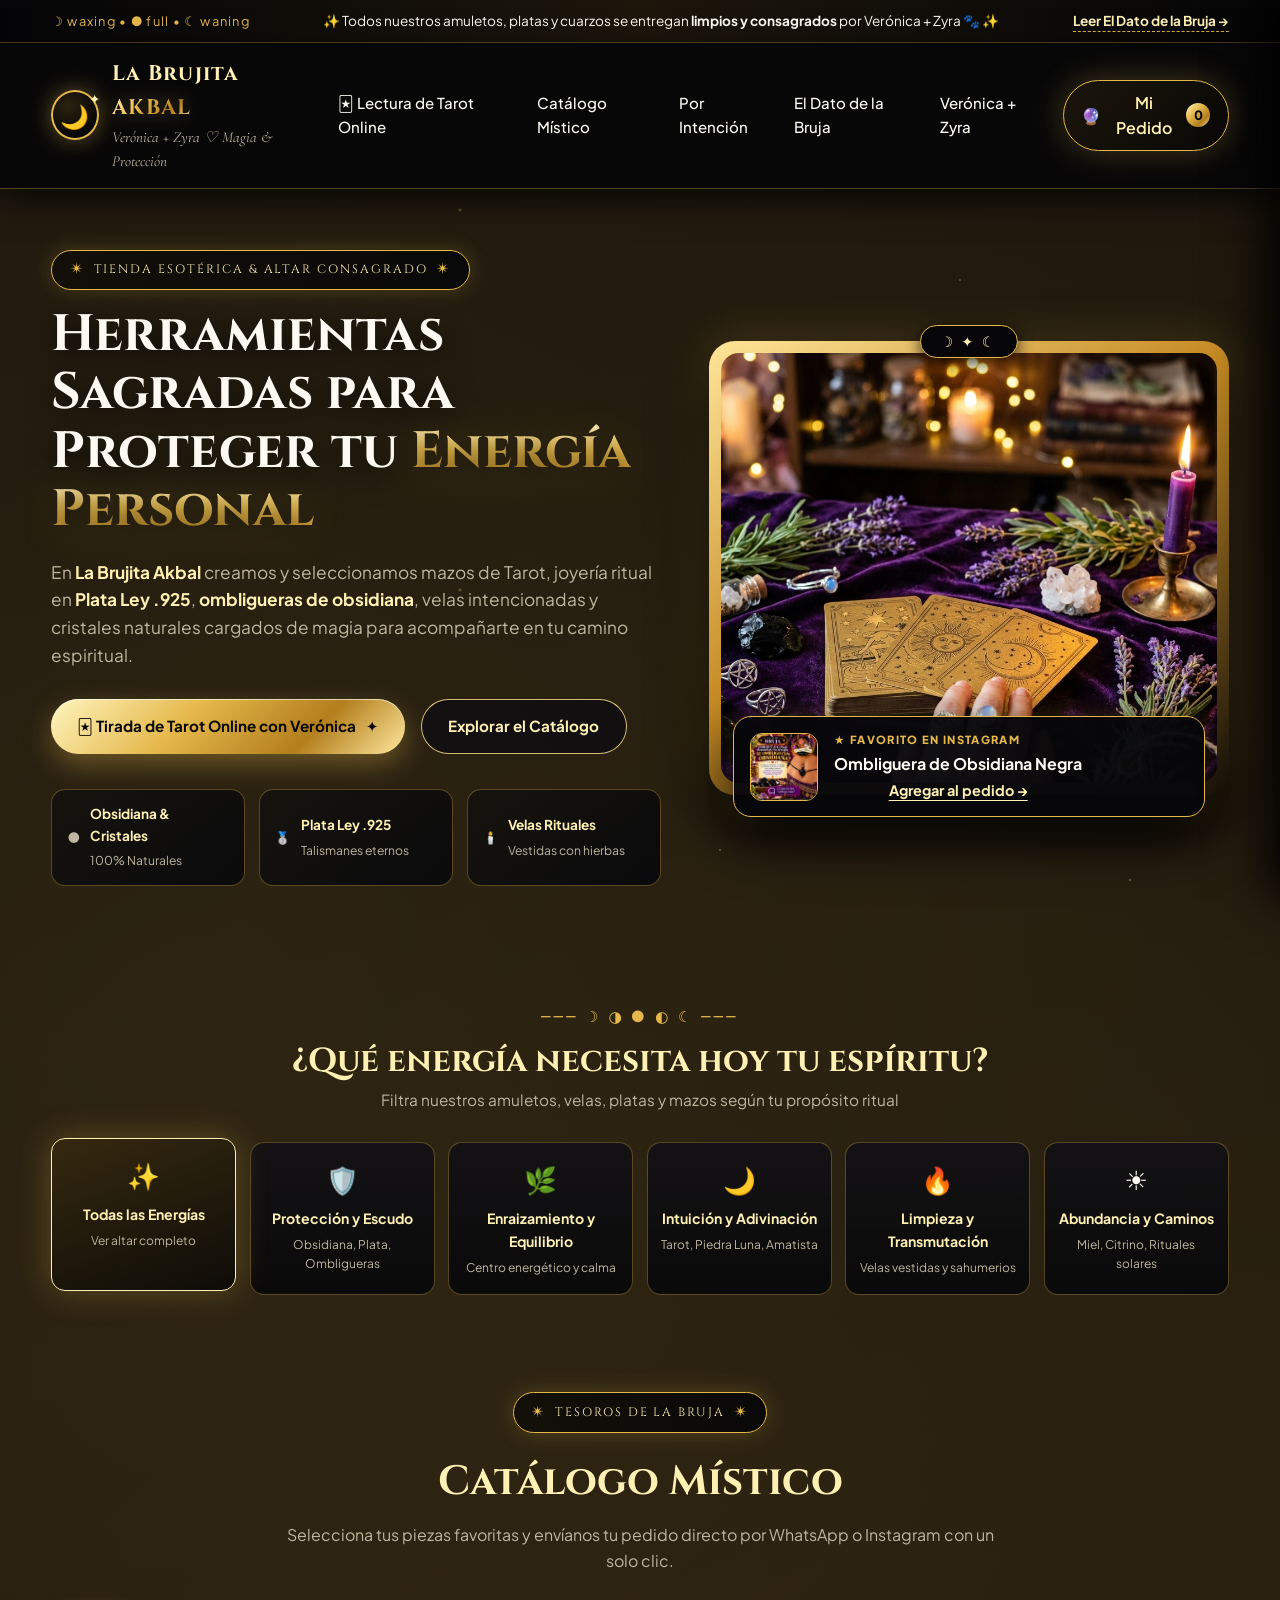
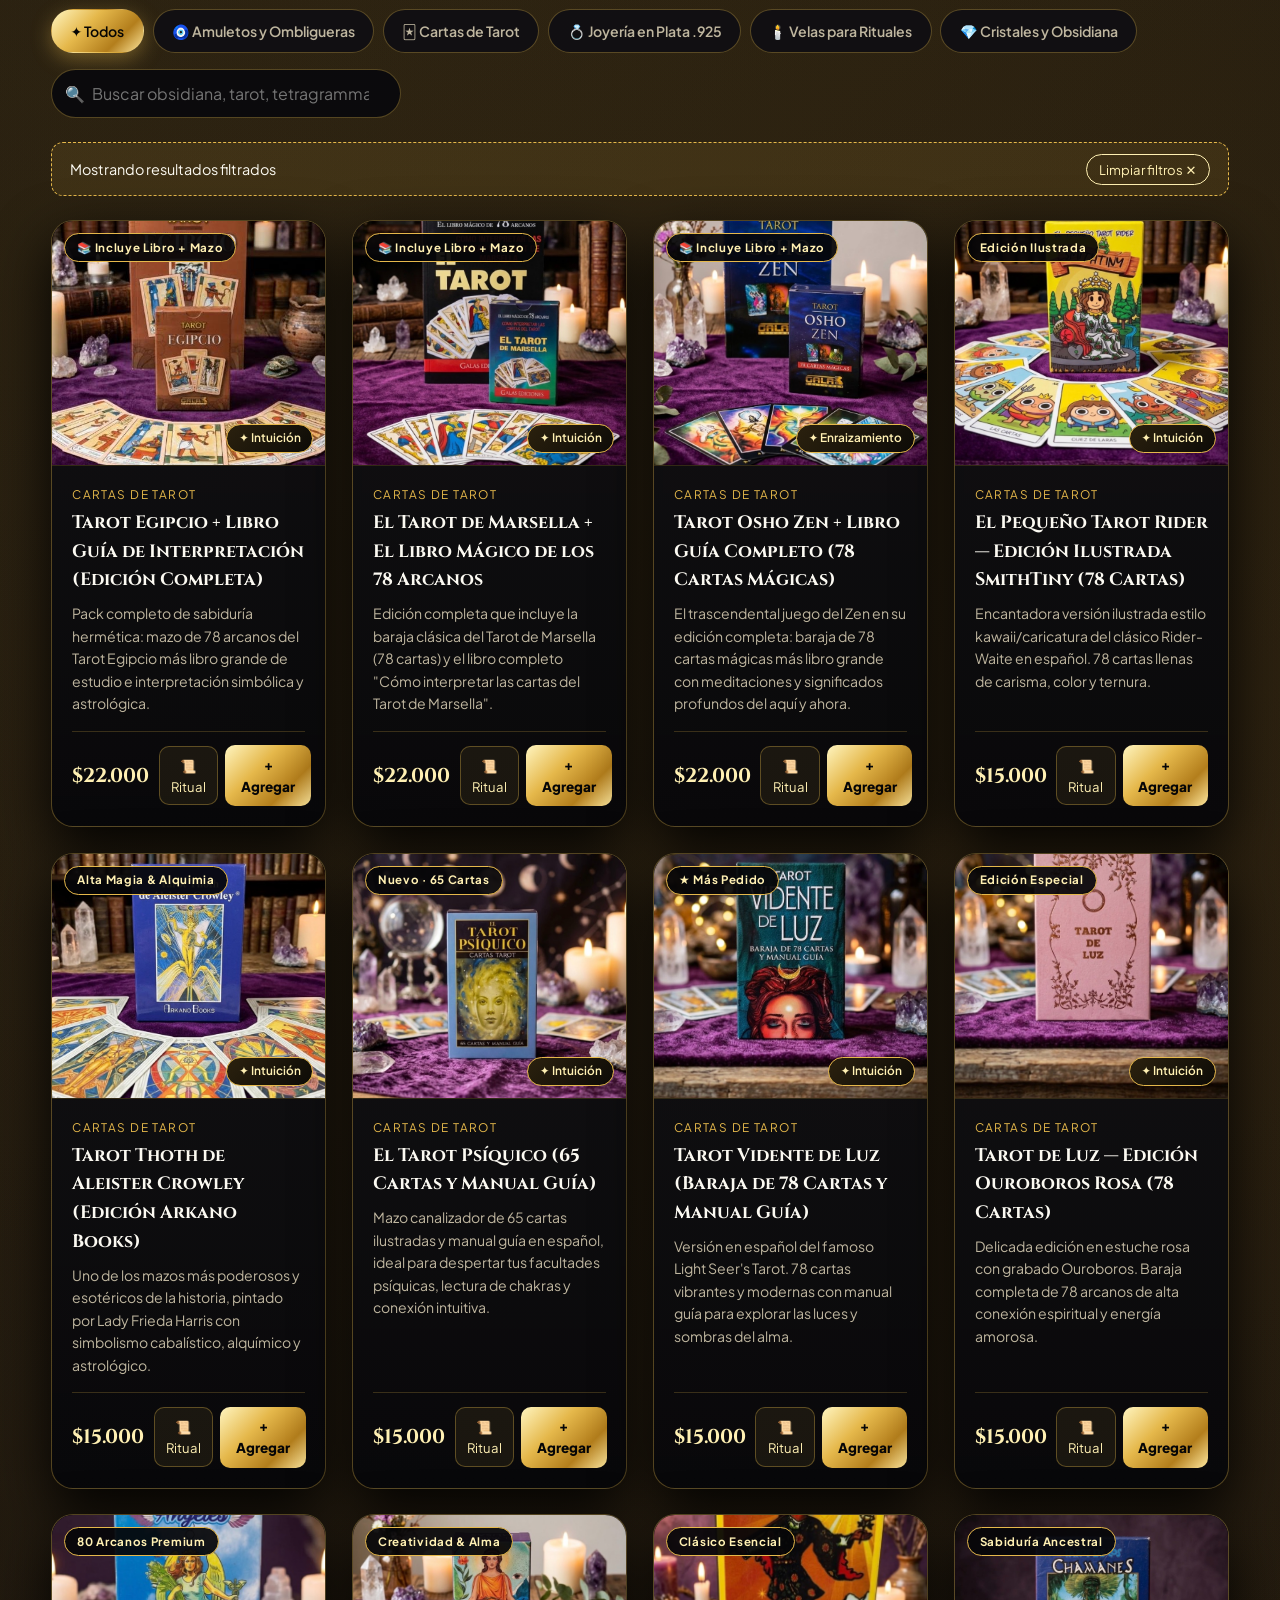
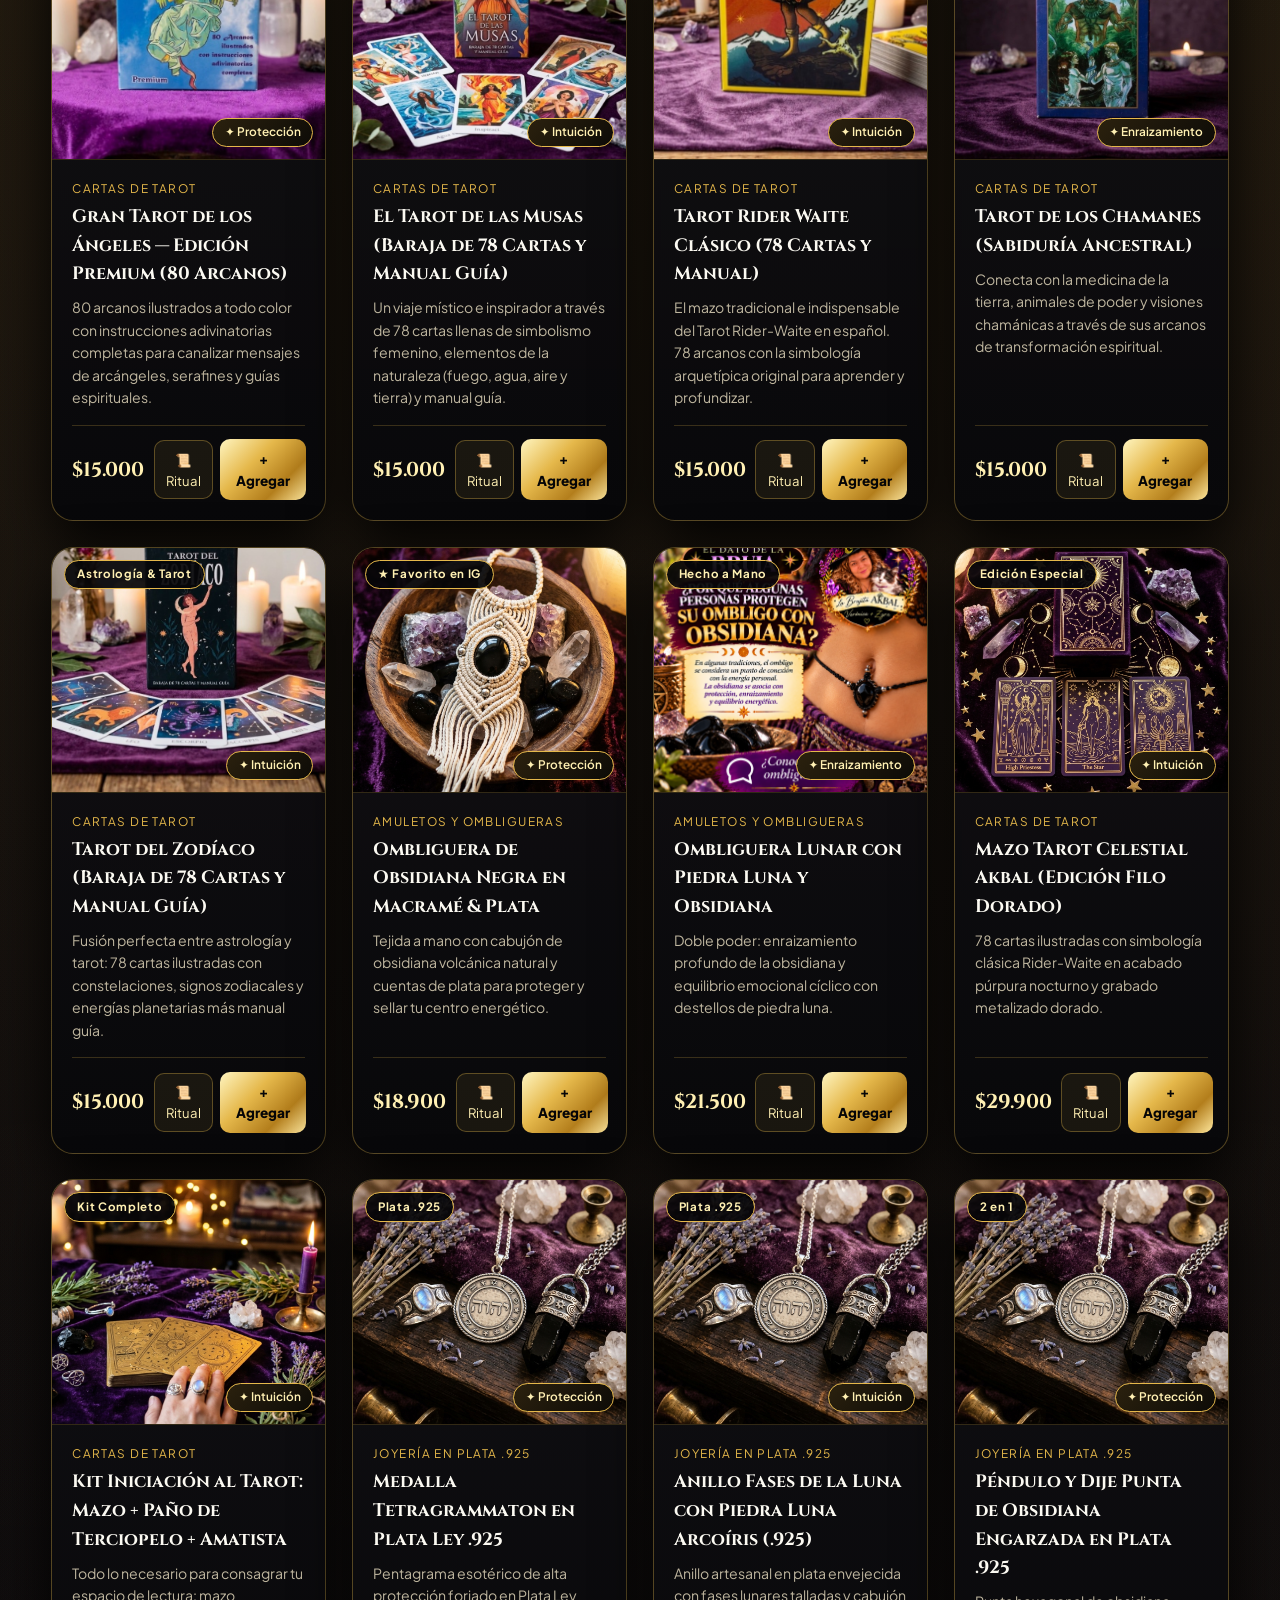
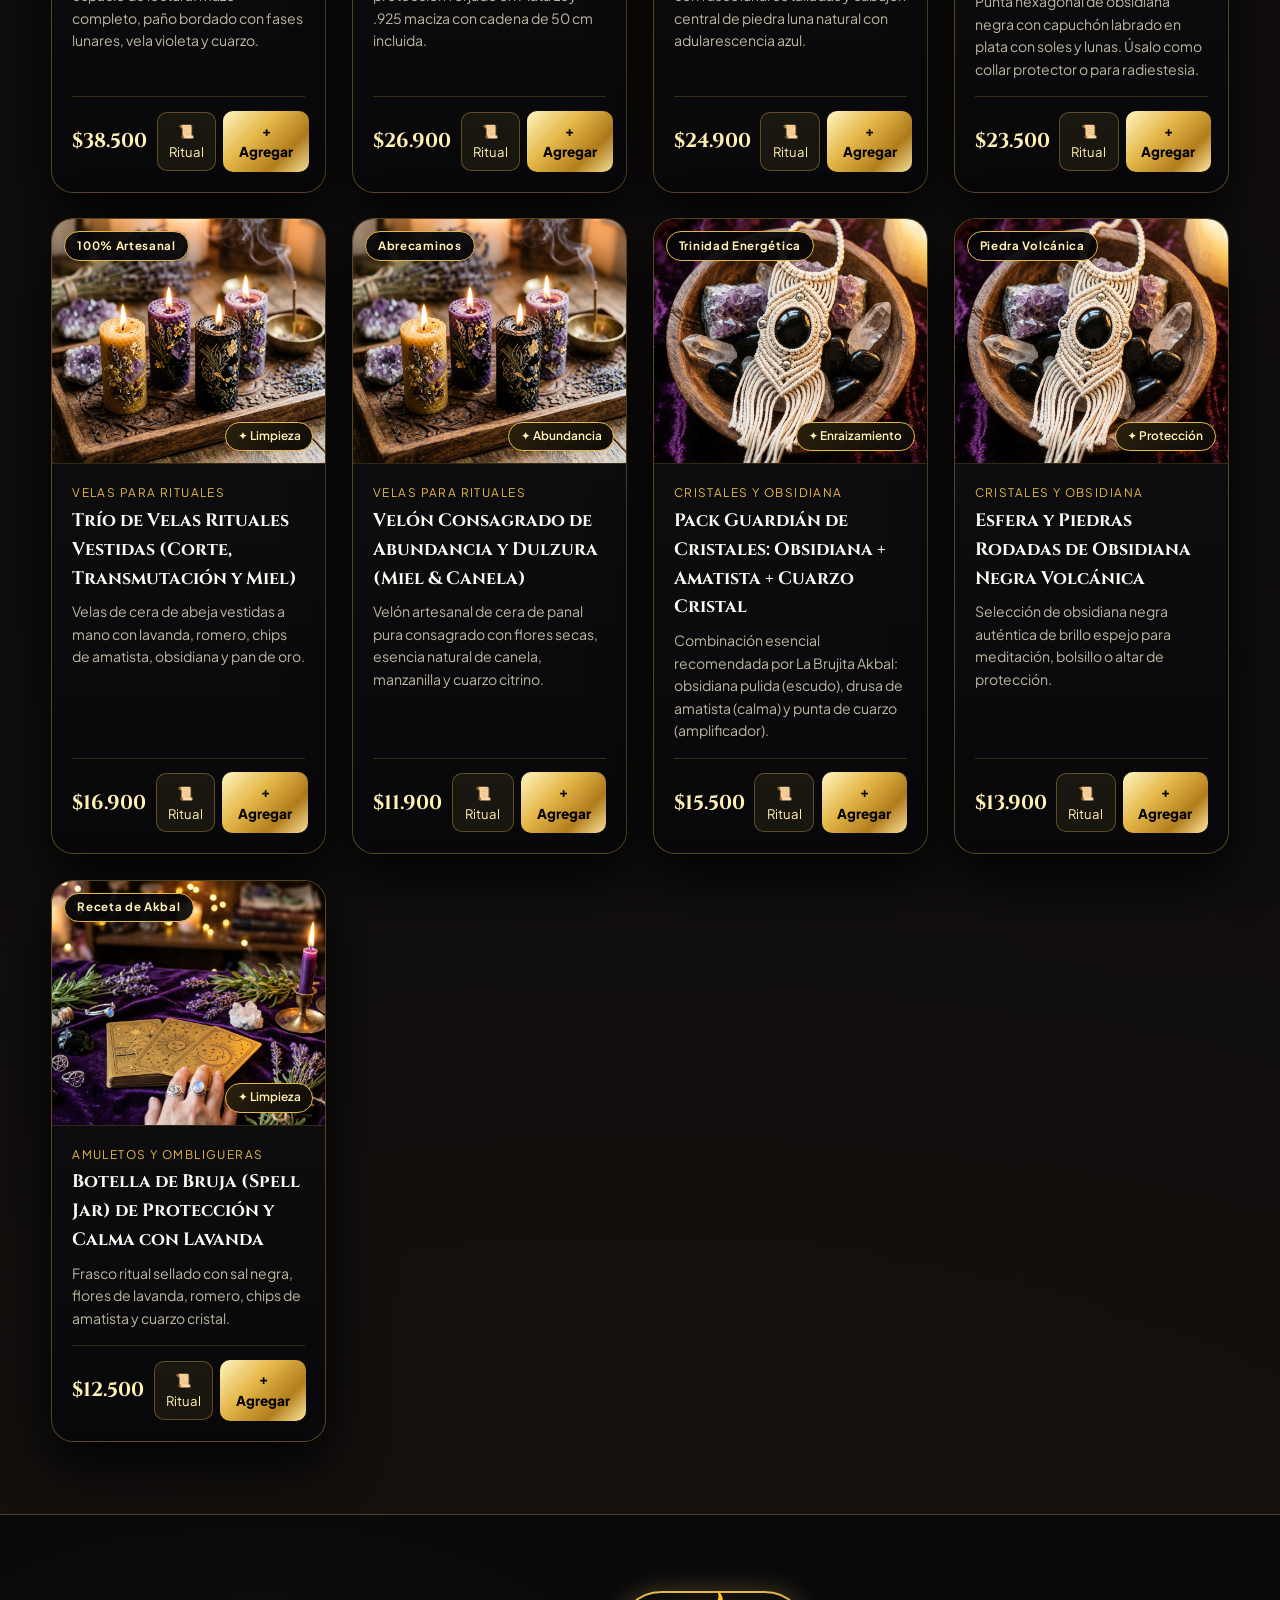
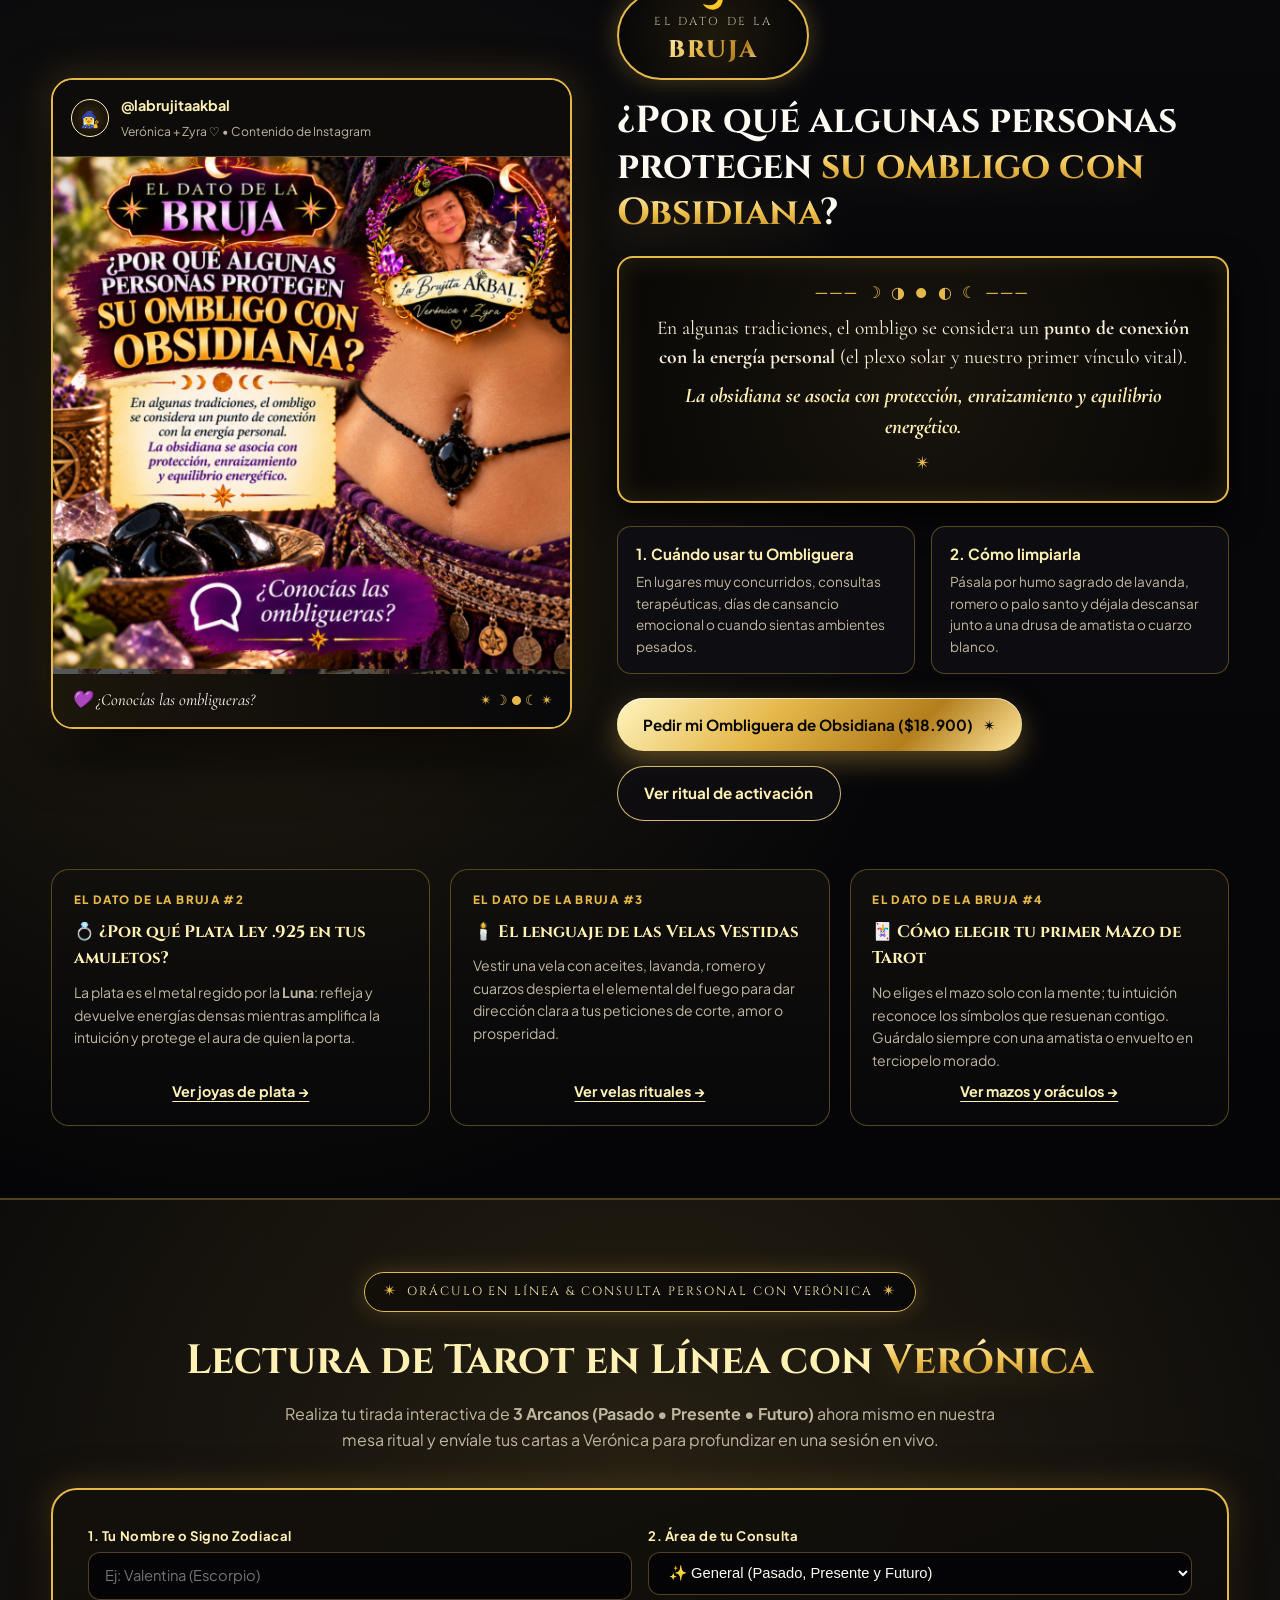
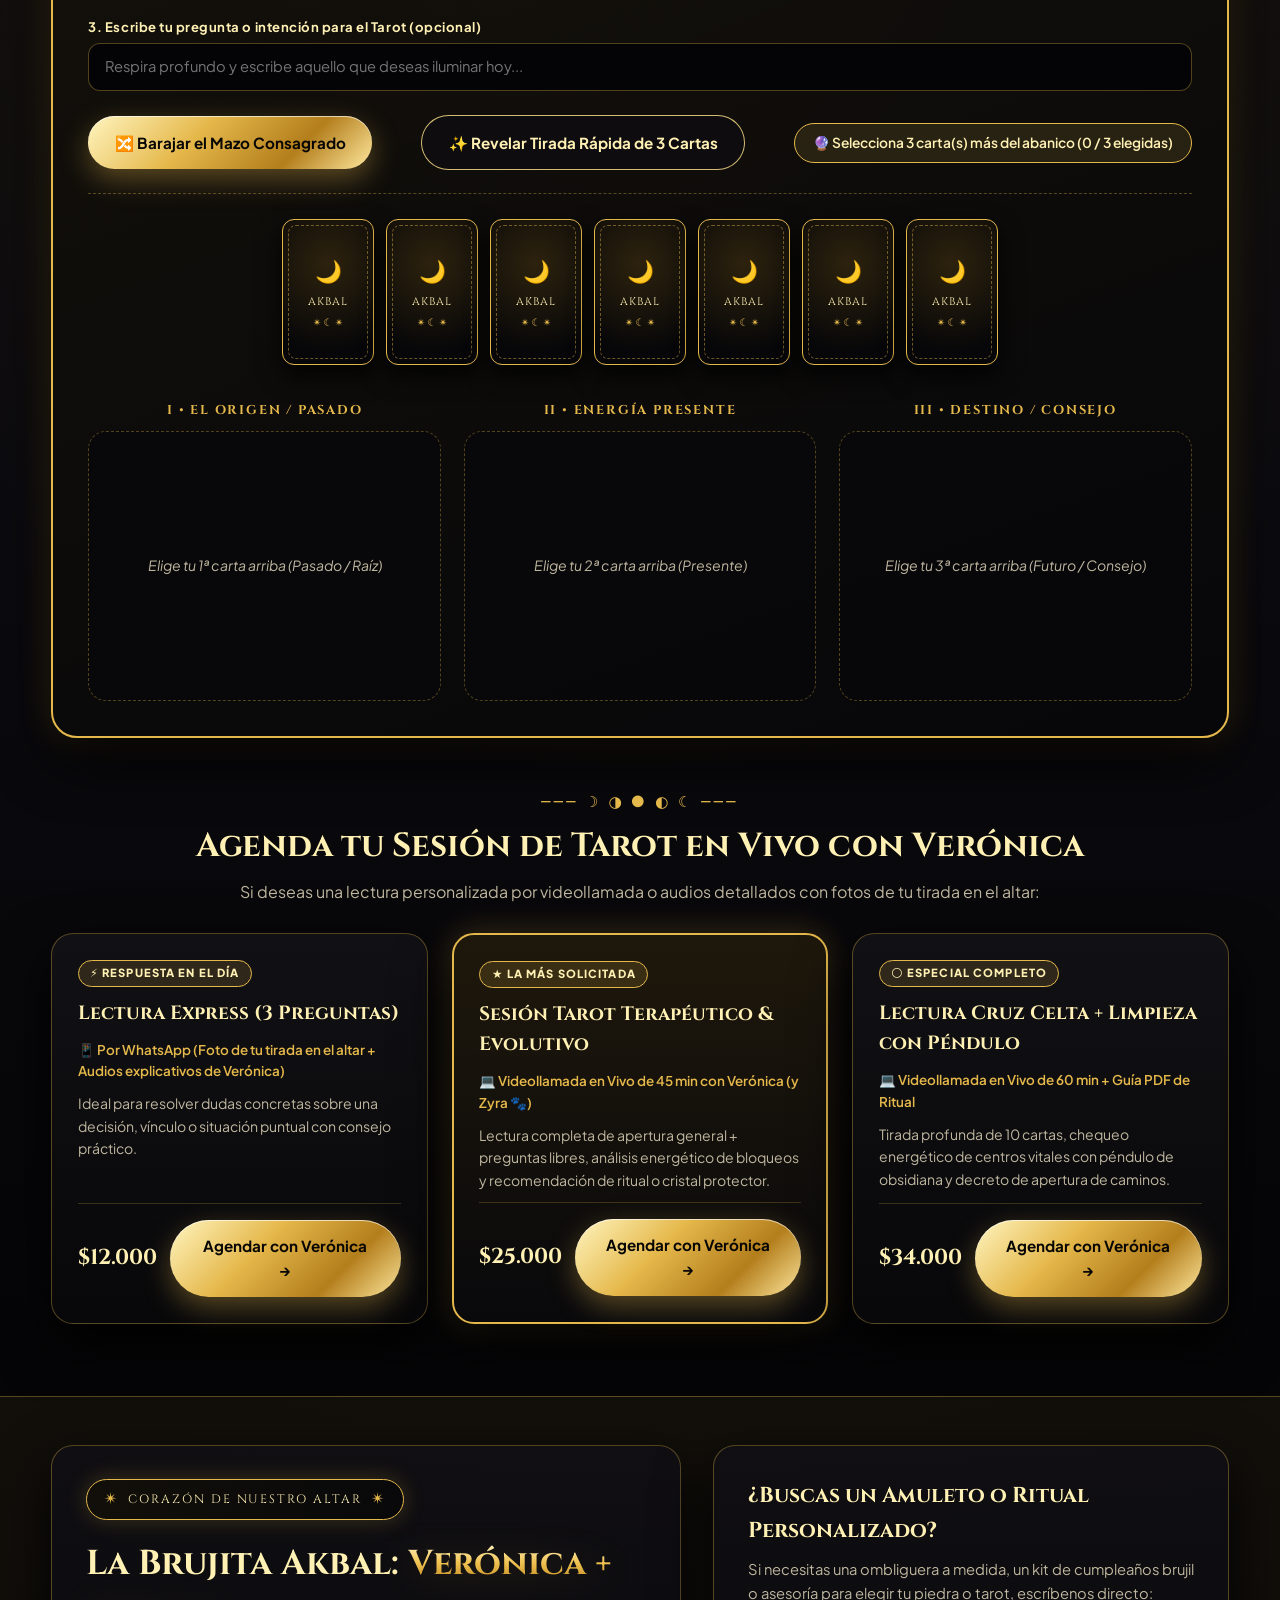
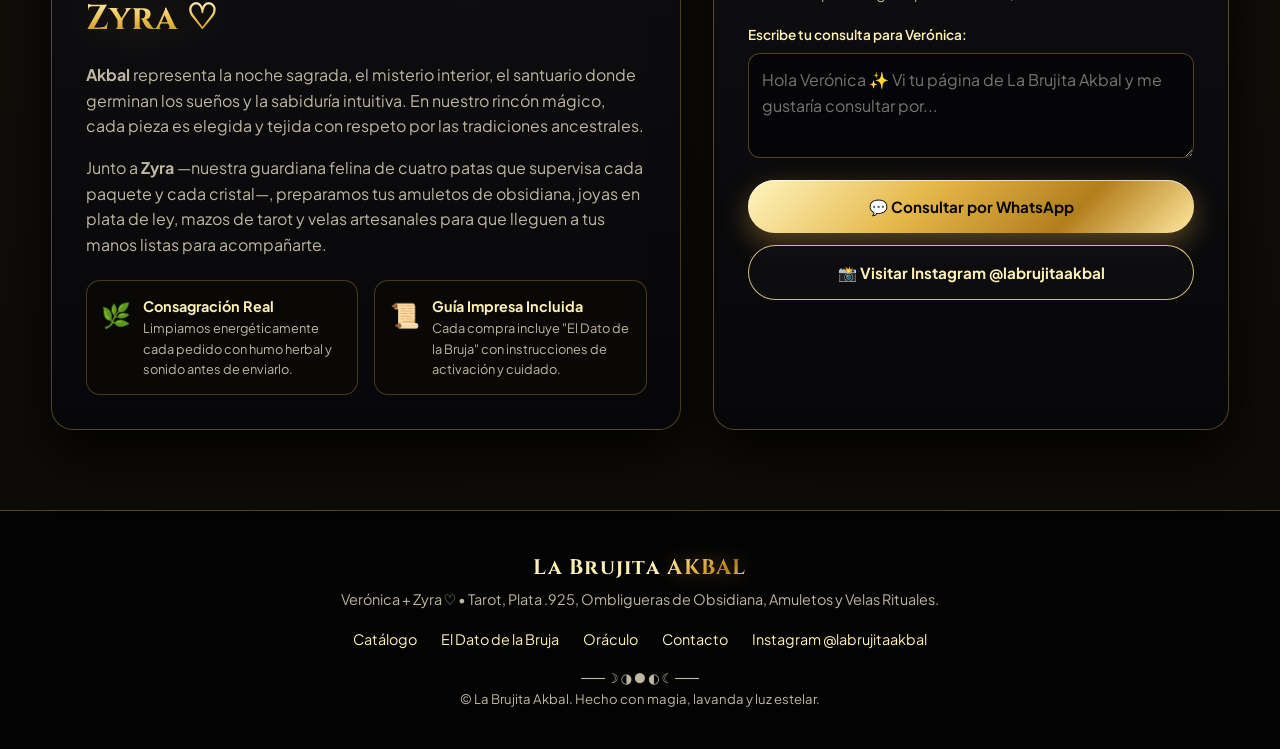
<file: index.html>
<!DOCTYPE html>
<html lang="es">
<head>
  <meta charset="UTF-8" />
  <meta name="viewport" content="width=device-width, initial-scale=1.0" />
  <title>La Brujita Akbal | Tarot, Plata 925, Ombligueras de Obsidiana, Amuletos y Velas</title>
  <meta name="description" content="Tienda esotérica de La Brujita Akbal (Verónica + Zyra). Cartas de tarot, joyería en plata 925, ombligueras de obsidiana, amuletos de protección, cristales y velas para rituales." />
  <link rel="preconnect" href="https://fonts.googleapis.com">
  <link rel="preconnect" href="https://fonts.gstatic.com" crossorigin>
  <link href="https://fonts.googleapis.com/css2?family=Cinzel+Decorative:wght@700&family=Cinzel:wght@500;600;700;800&family=Cormorant+Garamond:ital,wght@0,500;0,600;0,700;1,600&family=Plus+Jakarta+Sans:wght@400;500;600;700&display=swap" rel="stylesheet">
  <meta http-equiv="Cache-Control" content="no-cache, no-store, must-revalidate" />
  <meta http-equiv="Pragma" content="no-cache" />
  <meta http-equiv="Expires" content="0" />
  <link rel="stylesheet" href="styles.css?v=20261114-4" />
</head>
<body>
  <!-- Fondo estelar decorativo -->
  <div class="celestial-bg" aria-hidden="true"></div>

  <!-- Barra superior de anuncio ritual -->
  <div class="top-banner">
    <div class="container top-banner__inner">
      <span class="moon-phases" aria-hidden="true">☽ waxing • ● full • ☾ waning</span>
      <p>✨ Todos nuestros amuletos, platas y cuarzos se entregan <strong>limpios y consagrados</strong> por Verónica + Zyra 🐾 ✨</p>
      <a href="#dato-bruja" class="top-banner__link">Leer El Dato de la Bruja →</a>
    </div>
  </div>

  <!-- Encabezado principal -->
  <header class="header" id="inicio">
    <div class="container header__inner">
      <a href="#inicio" class="brand" aria-label="La Brujita Akbal - Inicio">
        <div class="brand__emblem">
          <span class="brand__moon">🌙</span>
          <span class="brand__sparkle">✦</span>
        </div>
        <div class="brand__text">
          <span class="brand__title">La Brujita <em>AKBAL</em></span>
          <span class="brand__subtitle">Verónica + Zyra ♡ Magia &amp; Protección</span>
        </div>
      </a>

      <nav class="nav" id="mainNav" aria-label="Navegación principal">
        <a href="#lectura-tarot" class="nav__link">🃏 Lectura de Tarot Online</a>
        <a href="#catalogo" class="nav__link">Catálogo Místico</a>
        <a href="#intenciones" class="nav__link">Por Intención</a>
        <a href="#dato-bruja" class="nav__link">El Dato de la Bruja</a>
        <a href="#nosotras" class="nav__link">Verónica + Zyra</a>
      </nav>

      <div class="header__actions">
        <button class="cart-trigger" id="openCartBtn" aria-label="Abrir carrito de compras">
          <span class="cart-trigger__icon">🔮</span>
          <span class="cart-trigger__label">Mi Pedido</span>
          <span class="cart-trigger__badge" id="cartCountBadge">0</span>
        </button>
        <button class="menu-toggle" id="mobileMenuBtn" aria-label="Abrir menú">
          <span></span><span></span><span></span>
        </button>
      </div>
    </div>
  </header>

  <main>
    <!-- HERO SECTION -->
    <section class="hero">
      <div class="container hero__grid">
        <div class="hero__content">
          <div class="ornate-badge">
            <span class="eight-star">✴</span>
            <span>TIENDA ESOTÉRICA &amp; ALTAR CONSAGRADO</span>
            <span class="eight-star">✴</span>
          </div>

          <h1 class="hero__title">
            Herramientas Sagradas para Proteger tu <span class="gold-gradient">Energía Personal</span>
          </h1>

          <p class="hero__description">
            En <strong>La Brujita Akbal</strong> creamos y seleccionamos mazos de Tarot, joyería ritual en <strong>Plata Ley .925</strong>, <strong>ombligueras de obsidiana</strong>, velas intencionadas y cristales naturales cargados de magia para acompañarte en tu camino espiritual.
          </p>

          <div class="hero__cta-group">
            <a href="#lectura-tarot" class="btn btn--gold">
              <span>🃏 Tirada de Tarot Online con Verónica</span>
              <span aria-hidden="true">✦</span>
            </a>
            <a href="#catalogo" class="btn btn--outline">
              <span>Explorar el Catálogo</span>
            </a>
          </div>

          <div class="hero__highlights">
            <div class="highlight-pill">
              <span class="highlight-pill__icon">🌑</span>
              <div>
                <strong>Obsidiana &amp; Cristales</strong>
                <span>100% Naturales</span>
              </div>
            </div>
            <div class="highlight-pill">
              <span class="highlight-pill__icon">🥈</span>
              <div>
                <strong>Plata Ley .925</strong>
                <span>Talismanes eternos</span>
              </div>
            </div>
            <div class="highlight-pill">
              <span class="highlight-pill__icon">🕯️</span>
              <div>
                <strong>Velas Rituales</strong>
                <span>Vestidas con hierbas</span>
              </div>
            </div>
          </div>
        </div>

        <div class="hero__visual">
          <div class="hero-card-frame">
            <div class="hero-card-frame__moon-crest" aria-hidden="true">☽ ✦ ☾</div>
            <img src="assets/hero-altar.jpg" alt="Altar místico de La Brujita Akbal con tarot dorado, anillos de plata, obsidiana y velas moradas" class="hero-card-frame__img" />
            <div class="hero-floating-card">
              <img src="assets/ig-dato-obsidiana.png" alt="La Brujita Akbal - Verónica y Zyra" class="hero-floating-card__thumb" />
              <div class="hero-floating-card__info">
                <span class="hero-floating-card__tag">★ FAVORITO EN INSTAGRAM</span>
                <strong>Ombliguera de Obsidiana Negra</strong>
                <button class="link-btn" data-quick-add="amb-01">Agregar al pedido →</button>
              </div>
            </div>
          </div>
        </div>
      </div>
    </section>

    <!-- BUSCADOR RÁPIDO POR INTENCIÓN ENERGÉTICA -->
    <section class="intentions-strip" id="intenciones">
      <div class="container">
        <div class="intentions-strip__header">
          <span class="lunar-divider" aria-hidden="true">─── ☽ ◑ ● ◐ ☾ ───</span>
          <h2>¿Qué energía necesita hoy tu espíritu?</h2>
          <p>Filtra nuestros amuletos, velas, platas y mazos según tu propósito ritual</p>
        </div>

        <div class="intentions-grid" id="intentionFilters">
          <button class="intention-card active" data-intention="all">
            <span class="intention-card__icon">✨</span>
            <span class="intention-card__title">Todas las Energías</span>
            <span class="intention-card__desc">Ver altar completo</span>
          </button>
          <button class="intention-card" data-intention="Protección">
            <span class="intention-card__icon">🛡️</span>
            <span class="intention-card__title">Protección y Escudo</span>
            <span class="intention-card__desc">Obsidiana, Plata, Ombligueras</span>
          </button>
          <button class="intention-card" data-intention="Enraizamiento">
            <span class="intention-card__icon">🌿</span>
            <span class="intention-card__title">Enraizamiento y Equilibrio</span>
            <span class="intention-card__desc">Centro energético y calma</span>
          </button>
          <button class="intention-card" data-intention="Intuición">
            <span class="intention-card__icon">🌙</span>
            <span class="intention-card__title">Intuición y Adivinación</span>
            <span class="intention-card__desc">Tarot, Piedra Luna, Amatista</span>
          </button>
          <button class="intention-card" data-intention="Limpieza">
            <span class="intention-card__icon">🔥</span>
            <span class="intention-card__title">Limpieza y Transmutación</span>
            <span class="intention-card__desc">Velas vestidas y sahumerios</span>
          </button>
          <button class="intention-card" data-intention="Abundancia">
            <span class="intention-card__icon">☀️</span>
            <span class="intention-card__title">Abundancia y Caminos</span>
            <span class="intention-card__desc">Miel, Citrino, Rituales solares</span>
          </button>
        </div>
      </div>
    </section>

    <!-- CATÁLOGO DE PRODUCTOS -->
    <section class="catalog-section" id="catalogo">
      <div class="container">
        <div class="section-heading">
          <div class="ornate-badge">
            <span class="eight-star">✴</span>
            <span>TESOROS DE LA BRUJA</span>
            <span class="eight-star">✴</span>
          </div>
          <h2 class="section-heading__title">Catálogo Místico</h2>
          <p class="section-heading__subtitle">
            Selecciona tus piezas favoritas y envíanos tu pedido directo por WhatsApp o Instagram con un solo clic.
          </p>
        </div>

        <!-- Controles de Categoría y Búsqueda -->
        <div class="catalog-controls">
          <div class="category-tabs" id="categoryTabs" role="tablist" aria-label="Categorías de productos">
            <button class="category-tab active" data-category="todos">✦ Todos</button>
            <button class="category-tab" data-category="amuletos">🧿 Amuletos y Ombligueras</button>
            <button class="category-tab" data-category="tarot">🃏 Cartas de Tarot</button>
            <button class="category-tab" data-category="plata">💍 Joyería en Plata .925</button>
            <button class="category-tab" data-category="velas">🕯️ Velas para Rituales</button>
            <button class="category-tab" data-category="cristales">💎 Cristales y Obsidiana</button>
          </div>

          <div class="search-box">
            <span class="search-box__icon" aria-hidden="true">🔍</span>
            <input
              type="search"
              id="searchInput"
              class="search-box__input"
              placeholder="Buscar obsidiana, tarot, tetragrammaton, vela..."
              aria-label="Buscar producto"
            />
          </div>
        </div>

        <!-- Estado de filtros activos -->
        <div class="active-filter-bar" id="activeFilterBar" hidden>
          <span id="activeFilterText">Mostrando resultados filtrados</span>
          <button class="clear-filters-btn" id="clearFiltersBtn">Limpiar filtros ✕</button>
        </div>

        <!-- Grilla de productos renderizada dinámicamente -->
        <div class="products-grid" id="productsGrid" aria-live="polite">
          <article class="product-card">
            <div class="product-card__media">
              <img src="assets/tarot-egipcio-libro.jpg" alt="Tarot Egipcio + Libro Guía de Interpretación (Edición Completa)" class="product-card__img" />
              <span class="product-card__badge">📚 Incluye Libro + Mazo</span>
              <span class="product-card__intention">✦ Intuición</span>
            </div>
            <div class="product-card__body">
              <span class="product-card__category">Cartas de Tarot</span>
              <h3 class="product-card__title">Tarot Egipcio + Libro Guía de Interpretación (Edición Completa)</h3>
              <p class="product-card__desc">Pack completo de sabiduría hermética: mazo de 78 arcanos del Tarot Egipcio más libro grande de estudio e interpretación simbólica y astrológica.</p>
              <div class="product-card__footer">
                <span class="product-card__price">$22.000</span>
                <div class="product-card__actions">
                  <button class="btn-icon-ritual" data-quick-view="tar-11" title="Ver ritual y detalles">📜 Ritual</button>
                  <button class="btn-add-cart" data-quick-add="tar-11">+ Agregar</button>
                </div>
              </div>
            </div>
          </article>
          <article class="product-card">
            <div class="product-card__media">
              <img src="assets/tarot-marsella-libro.jpg" alt="El Tarot de Marsella + El Libro Mágico de los 78 Arcanos" class="product-card__img" />
              <span class="product-card__badge">📚 Incluye Libro + Mazo</span>
              <span class="product-card__intention">✦ Intuición</span>
            </div>
            <div class="product-card__body">
              <span class="product-card__category">Cartas de Tarot</span>
              <h3 class="product-card__title">El Tarot de Marsella + El Libro Mágico de los 78 Arcanos</h3>
              <p class="product-card__desc">Edición completa que incluye la baraja clásica del Tarot de Marsella (78 cartas) y el libro completo "Cómo interpretar las cartas del Tarot de Marsella".</p>
              <div class="product-card__footer">
                <span class="product-card__price">$22.000</span>
                <div class="product-card__actions">
                  <button class="btn-icon-ritual" data-quick-view="tar-12" title="Ver ritual y detalles">📜 Ritual</button>
                  <button class="btn-add-cart" data-quick-add="tar-12">+ Agregar</button>
                </div>
              </div>
            </div>
          </article>
          <article class="product-card">
            <div class="product-card__media">
              <img src="assets/tarot-osho-zen-libro.jpg" alt="Tarot Osho Zen + Libro Guía Completo (78 Cartas Mágicas)" class="product-card__img" />
              <span class="product-card__badge">📚 Incluye Libro + Mazo</span>
              <span class="product-card__intention">✦ Enraizamiento</span>
            </div>
            <div class="product-card__body">
              <span class="product-card__category">Cartas de Tarot</span>
              <h3 class="product-card__title">Tarot Osho Zen + Libro Guía Completo (78 Cartas Mágicas)</h3>
              <p class="product-card__desc">El trascendental juego del Zen en su edición completa: baraja de 78 cartas mágicas más libro grande con meditaciones y significados profundos del aquí y ahora.</p>
              <div class="product-card__footer">
                <span class="product-card__price">$22.000</span>
                <div class="product-card__actions">
                  <button class="btn-icon-ritual" data-quick-view="tar-13" title="Ver ritual y detalles">📜 Ritual</button>
                  <button class="btn-add-cart" data-quick-add="tar-13">+ Agregar</button>
                </div>
              </div>
            </div>
          </article>
          <article class="product-card">
            <div class="product-card__media">
              <img src="assets/tarot-rider-smithtiny.jpg" alt="El Pequeño Tarot Rider — Edición Ilustrada SmithTiny (78 Cartas)" class="product-card__img" />
              <span class="product-card__badge">Edición Ilustrada</span>
              <span class="product-card__intention">✦ Intuición</span>
            </div>
            <div class="product-card__body">
              <span class="product-card__category">Cartas de Tarot</span>
              <h3 class="product-card__title">El Pequeño Tarot Rider — Edición Ilustrada SmithTiny (78 Cartas)</h3>
              <p class="product-card__desc">Encantadora versión ilustrada estilo kawaii/caricatura del clásico Rider-Waite en español. 78 cartas llenas de carisma, color y ternura.</p>
              <div class="product-card__footer">
                <span class="product-card__price">$15.000</span>
                <div class="product-card__actions">
                  <button class="btn-icon-ritual" data-quick-view="tar-14" title="Ver ritual y detalles">📜 Ritual</button>
                  <button class="btn-add-cart" data-quick-add="tar-14">+ Agregar</button>
                </div>
              </div>
            </div>
          </article>
          <article class="product-card">
            <div class="product-card__media">
              <img src="assets/tarot-thoth-crowley.jpg" alt="Tarot Thoth de Aleister Crowley (Edición Arkano Books)" class="product-card__img" />
              <span class="product-card__badge">Alta Magia &amp; Alquimia</span>
              <span class="product-card__intention">✦ Intuición</span>
            </div>
            <div class="product-card__body">
              <span class="product-card__category">Cartas de Tarot</span>
              <h3 class="product-card__title">Tarot Thoth de Aleister Crowley (Edición Arkano Books)</h3>
              <p class="product-card__desc">Uno de los mazos más poderosos y esotéricos de la historia, pintado por Lady Frieda Harris con simbolismo cabalístico, alquímico y astrológico.</p>
              <div class="product-card__footer">
                <span class="product-card__price">$15.000</span>
                <div class="product-card__actions">
                  <button class="btn-icon-ritual" data-quick-view="tar-15" title="Ver ritual y detalles">📜 Ritual</button>
                  <button class="btn-add-cart" data-quick-add="tar-15">+ Agregar</button>
                </div>
              </div>
            </div>
          </article>
          <article class="product-card">
            <div class="product-card__media">
              <img src="assets/tarot-psiquico.jpg" alt="El Tarot Psíquico (65 Cartas y Manual Guía)" class="product-card__img" />
              <span class="product-card__badge">Nuevo · 65 Cartas</span>
              <span class="product-card__intention">✦ Intuición</span>
            </div>
            <div class="product-card__body">
              <span class="product-card__category">Cartas de Tarot</span>
              <h3 class="product-card__title">El Tarot Psíquico (65 Cartas y Manual Guía)</h3>
              <p class="product-card__desc">Mazo canalizador de 65 cartas ilustradas y manual guía en español, ideal para despertar tus facultades psíquicas, lectura de chakras y conexión intuitiva.</p>
              <div class="product-card__footer">
                <span class="product-card__price">$15.000</span>
                <div class="product-card__actions">
                  <button class="btn-icon-ritual" data-quick-view="tar-03" title="Ver ritual y detalles">📜 Ritual</button>
                  <button class="btn-add-cart" data-quick-add="tar-03">+ Agregar</button>
                </div>
              </div>
            </div>
          </article>
          <article class="product-card">
            <div class="product-card__media">
              <img src="assets/tarot-vidente-de-luz.jpg" alt="Tarot Vidente de Luz (Baraja de 78 Cartas y Manual Guía)" class="product-card__img" />
              <span class="product-card__badge">★ Más Pedido</span>
              <span class="product-card__intention">✦ Intuición</span>
            </div>
            <div class="product-card__body">
              <span class="product-card__category">Cartas de Tarot</span>
              <h3 class="product-card__title">Tarot Vidente de Luz (Baraja de 78 Cartas y Manual Guía)</h3>
              <p class="product-card__desc">Versión en español del famoso Light Seer's Tarot. 78 cartas vibrantes y modernas con manual guía para explorar las luces y sombras del alma.</p>
              <div class="product-card__footer">
                <span class="product-card__price">$15.000</span>
                <div class="product-card__actions">
                  <button class="btn-icon-ritual" data-quick-view="tar-04" title="Ver ritual y detalles">📜 Ritual</button>
                  <button class="btn-add-cart" data-quick-add="tar-04">+ Agregar</button>
                </div>
              </div>
            </div>
          </article>
          <article class="product-card">
            <div class="product-card__media">
              <img src="assets/tarot-de-luz-rosa.jpg" alt="Tarot de Luz — Edición Ouroboros Rosa (78 Cartas)" class="product-card__img" />
              <span class="product-card__badge">Edición Especial</span>
              <span class="product-card__intention">✦ Intuición</span>
            </div>
            <div class="product-card__body">
              <span class="product-card__category">Cartas de Tarot</span>
              <h3 class="product-card__title">Tarot de Luz — Edición Ouroboros Rosa (78 Cartas)</h3>
              <p class="product-card__desc">Delicada edición en estuche rosa con grabado Ouroboros. Baraja completa de 78 arcanos de alta conexión espiritual y energía amorosa.</p>
              <div class="product-card__footer">
                <span class="product-card__price">$15.000</span>
                <div class="product-card__actions">
                  <button class="btn-icon-ritual" data-quick-view="tar-05" title="Ver ritual y detalles">📜 Ritual</button>
                  <button class="btn-add-cart" data-quick-add="tar-05">+ Agregar</button>
                </div>
              </div>
            </div>
          </article>
          <article class="product-card">
            <div class="product-card__media">
              <img src="assets/gran-tarot-angeles.jpg" alt="Gran Tarot de los Ángeles — Edición Premium (80 Arcanos)" class="product-card__img" />
              <span class="product-card__badge">80 Arcanos Premium</span>
              <span class="product-card__intention">✦ Protección</span>
            </div>
            <div class="product-card__body">
              <span class="product-card__category">Cartas de Tarot</span>
              <h3 class="product-card__title">Gran Tarot de los Ángeles — Edición Premium (80 Arcanos)</h3>
              <p class="product-card__desc">80 arcanos ilustrados a todo color con instrucciones adivinatorias completas para canalizar mensajes de arcángeles, serafines y guías espirituales.</p>
              <div class="product-card__footer">
                <span class="product-card__price">$15.000</span>
                <div class="product-card__actions">
                  <button class="btn-icon-ritual" data-quick-view="tar-06" title="Ver ritual y detalles">📜 Ritual</button>
                  <button class="btn-add-cart" data-quick-add="tar-06">+ Agregar</button>
                </div>
              </div>
            </div>
          </article>
          <article class="product-card">
            <div class="product-card__media">
              <img src="assets/tarot-de-las-musas.jpg" alt="El Tarot de las Musas (Baraja de 78 Cartas y Manual Guía)" class="product-card__img" />
              <span class="product-card__badge">Creatividad &amp; Alma</span>
              <span class="product-card__intention">✦ Intuición</span>
            </div>
            <div class="product-card__body">
              <span class="product-card__category">Cartas de Tarot</span>
              <h3 class="product-card__title">El Tarot de las Musas (Baraja de 78 Cartas y Manual Guía)</h3>
              <p class="product-card__desc">Un viaje místico e inspirador a través de 78 cartas llenas de simbolismo femenino, elementos de la naturaleza (fuego, agua, aire y tierra) y manual guía.</p>
              <div class="product-card__footer">
                <span class="product-card__price">$15.000</span>
                <div class="product-card__actions">
                  <button class="btn-icon-ritual" data-quick-view="tar-07" title="Ver ritual y detalles">📜 Ritual</button>
                  <button class="btn-add-cart" data-quick-add="tar-07">+ Agregar</button>
                </div>
              </div>
            </div>
          </article>
          <article class="product-card">
            <div class="product-card__media">
              <img src="assets/tarot-rider-waite.jpg" alt="Tarot Rider Waite Clásico (78 Cartas y Manual)" class="product-card__img" />
              <span class="product-card__badge">Clásico Esencial</span>
              <span class="product-card__intention">✦ Intuición</span>
            </div>
            <div class="product-card__body">
              <span class="product-card__category">Cartas de Tarot</span>
              <h3 class="product-card__title">Tarot Rider Waite Clásico (78 Cartas y Manual)</h3>
              <p class="product-card__desc">El mazo tradicional e indispensable del Tarot Rider-Waite en español. 78 arcanos con la simbología arquetípica original para aprender y profundizar.</p>
              <div class="product-card__footer">
                <span class="product-card__price">$15.000</span>
                <div class="product-card__actions">
                  <button class="btn-icon-ritual" data-quick-view="tar-08" title="Ver ritual y detalles">📜 Ritual</button>
                  <button class="btn-add-cart" data-quick-add="tar-08">+ Agregar</button>
                </div>
              </div>
            </div>
          </article>
          <article class="product-card">
            <div class="product-card__media">
              <img src="assets/tarot-de-los-chamanes.jpg" alt="Tarot de los Chamanes (Sabiduría Ancestral)" class="product-card__img" />
              <span class="product-card__badge">Sabiduría Ancestral</span>
              <span class="product-card__intention">✦ Enraizamiento</span>
            </div>
            <div class="product-card__body">
              <span class="product-card__category">Cartas de Tarot</span>
              <h3 class="product-card__title">Tarot de los Chamanes (Sabiduría Ancestral)</h3>
              <p class="product-card__desc">Conecta con la medicina de la tierra, animales de poder y visiones chamánicas a través de sus arcanos de transformación espiritual.</p>
              <div class="product-card__footer">
                <span class="product-card__price">$15.000</span>
                <div class="product-card__actions">
                  <button class="btn-icon-ritual" data-quick-view="tar-09" title="Ver ritual y detalles">📜 Ritual</button>
                  <button class="btn-add-cart" data-quick-add="tar-09">+ Agregar</button>
                </div>
              </div>
            </div>
          </article>
          <article class="product-card">
            <div class="product-card__media">
              <img src="assets/tarot-del-zodiaco.jpg" alt="Tarot del Zodíaco (Baraja de 78 Cartas y Manual Guía)" class="product-card__img" />
              <span class="product-card__badge">Astrología &amp; Tarot</span>
              <span class="product-card__intention">✦ Intuición</span>
            </div>
            <div class="product-card__body">
              <span class="product-card__category">Cartas de Tarot</span>
              <h3 class="product-card__title">Tarot del Zodíaco (Baraja de 78 Cartas y Manual Guía)</h3>
              <p class="product-card__desc">Fusión perfecta entre astrología y tarot: 78 cartas ilustradas con constelaciones, signos zodiacales y energías planetarias más manual guía.</p>
              <div class="product-card__footer">
                <span class="product-card__price">$15.000</span>
                <div class="product-card__actions">
                  <button class="btn-icon-ritual" data-quick-view="tar-10" title="Ver ritual y detalles">📜 Ritual</button>
                  <button class="btn-add-cart" data-quick-add="tar-10">+ Agregar</button>
                </div>
              </div>
            </div>
          </article>
        </div>
      </div>
    </section>

    <!-- SECCIÓN ESPECIAL: EL DATO DE LA BRUJA (Inspirado directamente en el post de IG) -->
    <section class="witch-tip-section" id="dato-bruja">
      <div class="container">
        <div class="witch-tip-wrapper">
          <!-- Columna de la gráfica original de Instagram -->
          <div class="witch-tip-media">
            <div class="ig-frame">
              <div class="ig-frame__header">
                <div class="ig-frame__avatar">🧙‍♀️</div>
                <div>
                  <a href="https://www.instagram.com/labrujitaakbal/" target="_blank" rel="noopener noreferrer" style="color: inherit; text-decoration: none;">
                    <strong>@labrujitaakbal</strong>
                  </a>
                  <span>Verónica + Zyra ♡ • Contenido de Instagram</span>
                </div>
              </div>
              <img
                src="assets/ig-dato-obsidiana.png"
                alt="El Dato de la Bruja: ¿Por qué algunas personas protegen su ombligo con obsidiana? La Brujita Akbal Verónica + Zyra"
                class="ig-frame__image"
              />
              <div class="ig-frame__footer">
                <span>💜 ¿Conocías las ombligueras?</span>
                <span class="ig-frame__sparkles">✴ ☽ ● ☾ ✴</span>
              </div>
            </div>
          </div>

          <!-- Columna explicativa estilo Pergamino de La Brujita Akbal -->
          <div class="witch-tip-content">
            <div class="witch-header-plaque">
              <span class="plaque-moon">🌙</span>
              <span class="plaque-small">EL DATO DE LA</span>
              <span class="plaque-big">BRUJA</span>
            </div>

            <h2 class="witch-tip__question">
              ¿Por qué algunas personas protegen <span class="gold-gradient">su ombligo con Obsidiana</span>?
            </h2>

            <!-- Pergamino idéntico a la estética del post -->
            <div class="parchment-scroll">
              <div class="parchment-scroll__moons" aria-hidden="true">─── ☽ ◑ ● ◐ ☾ ───</div>
              <p>
                En algunas tradiciones, el ombligo se considera un <strong>punto de conexión con la energía personal</strong> (el plexo solar y nuestro primer vínculo vital).
              </p>
              <p class="parchment-scroll__highlight">
                La obsidiana se asocia con protección, enraizamiento y equilibrio energético.
              </p>
              <div class="parchment-scroll__star" aria-hidden="true">✴</div>
            </div>

            <div class="witch-tip-cards">
              <article class="mini-lore-card">
                <h3>1. Cuándo usar tu Ombliguera</h3>
                <p>En lugares muy concurridos, consultas terapéuticas, días de cansancio emocional o cuando sientas ambientes pesados.</p>
              </article>
              <article class="mini-lore-card">
                <h3>2. Cómo limpiarla</h3>
                <p>Pásala por humo sagrado de lavanda, romero o palo santo y déjala descansar junto a una drusa de amatista o cuarzo blanco.</p>
              </article>
            </div>

            <div class="witch-tip__actions">
              <button class="btn btn--gold" data-quick-add="amb-01">
                <span>Pedir mi Ombliguera de Obsidiana ($18.900)</span>
                <span>✴</span>
              </button>
              <button class="btn btn--outline" data-quick-view="amb-01">
                Ver ritual de activación
              </button>
            </div>
          </div>
        </div>

        <!-- Más Datos de la Bruja (Carrusel / Tarjetas educativas) -->
        <div class="more-tips-grid">
          <article class="tip-pill-card">
            <span class="tip-pill-card__tag">EL DATO DE LA BRUJA #2</span>
            <h3>💍 ¿Por qué Plata Ley .925 en tus amuletos?</h3>
            <p>La plata es el metal regido por la <strong>Luna</strong>: refleja y devuelve energías densas mientras amplifica la intuición y protege el aura de quien la porta.</p>
            <button class="link-btn" data-filter-cat="plata">Ver joyas de plata →</button>
          </article>

          <article class="tip-pill-card">
            <span class="tip-pill-card__tag">EL DATO DE LA BRUJA #3</span>
            <h3>🕯️ El lenguaje de las Velas Vestidas</h3>
            <p>Vestir una vela con aceites, lavanda, romero y cuarzos despierta el elemental del fuego para dar dirección clara a tus peticiones de corte, amor o prosperidad.</p>
            <button class="link-btn" data-filter-cat="velas">Ver velas rituales →</button>
          </article>

          <article class="tip-pill-card">
            <span class="tip-pill-card__tag">EL DATO DE LA BRUJA #4</span>
            <h3>🃏 Cómo elegir tu primer Mazo de Tarot</h3>
            <p>No eliges el mazo solo con la mente; tu intuición reconoce los símbolos que resuenan contigo. Guárdalo siempre con una amatista o envuelto en terciopelo morado.</p>
            <button class="link-btn" data-filter-cat="tarot">Ver mazos y oráculos →</button>
          </article>
        </div>
      </div>
    </section>

    <!-- SALA DE LECTURA DE TAROT EN LÍNEA CON VERÓNICA (INTERACTIVA + RESERVA DE SESIONES) -->
    <section class="tarot-room-section" id="lectura-tarot">
      <div class="container">
        <div class="section-heading">
          <div class="ornate-badge">
            <span class="eight-star">✴</span>
            <span>ORÁCULO EN LÍNEA &amp; CONSULTA PERSONAL CON VERÓNICA</span>
            <span class="eight-star">✴</span>
          </div>
          <h2 class="section-heading__title">Lectura de Tarot en Línea con <span class="gold-gradient">Verónica</span></h2>
          <p class="section-heading__subtitle">
            Realiza tu tirada interactiva de <strong>3 Arcanos (Pasado • Presente • Futuro)</strong> ahora mismo en nuestra mesa ritual y envíale tus cartas a Verónica para profundizar en una sesión en vivo.
          </p>
        </div>

        <div class="tarot-altar-box" id="oraculo">
          <!-- Paso 1: Intención y Pregunta del Consultante -->
          <div class="tarot-setup-grid">
            <div class="tarot-field">
              <label for="tarotQuerentName">1. Tu Nombre o Signo Zodiacal</label>
              <input type="text" id="tarotQuerentName" placeholder="Ej: Valentina (Escorpio)" />
            </div>
            <div class="tarot-field">
              <label for="tarotSpreadTopic">2. Área de tu Consulta</label>
              <select id="tarotSpreadTopic">
                <option value="General (Pasado, Presente y Futuro)">✨ General (Pasado, Presente y Futuro)</option>
                <option value="Trabajo, Proyectos y Abundancia">☀️ Trabajo, Proyectos y Abundancia</option>
                <option value="Amor, Vínculos Emocionales y Pareja">💛 Amor, Vínculos Emocionales y Pareja</option>
              </select>
            </div>
            <div class="tarot-field tarot-field--wide">
              <label for="tarotQuerentQuestion">3. Escribe tu pregunta o intención para el Tarot (opcional)</label>
              <input type="text" id="tarotQuerentQuestion" placeholder="Respira profundo y escribe aquello que deseas iluminar hoy..." />
            </div>
          </div>

          <!-- Controles de la Mesa Ritual -->
          <div class="tarot-deck-controls">
            <button class="btn btn--gold" id="shuffleDeckBtn">
              <span>🔀 Barajar el Mazo Consagrado</span>
            </button>
            <button class="btn btn--outline" id="revealAllSpreadBtn">
              <span>✨ Revelar Tirada Rápida de 3 Cartas</span>
            </button>
            <span class="tarot-status-pill" id="tarotStepStatus">🔮 Selecciona 3 cartas del abanico dorado (0 / 3 elegidas)</span>
          </div>

          <!-- Abanico Interactivo de Cartas Boca Abajo -->
          <div class="tarot-fan-container" id="tarotFanContainer" aria-label="Abanico de cartas de tarot para elegir"></div>

          <!-- Las 3 Posiciones de la Tirada (Pasado, Presente, Futuro) -->
          <div class="tarot-spread-slots" id="tarotSpreadSlots">
            <div class="spread-slot" data-slot="0">
              <span class="spread-slot__label">I • EL ORIGEN / PASADO</span>
              <div class="spread-slot__card" id="spreadSlot0">
                <span class="slot-placeholder">Elige tu 1ª carta arriba</span>
              </div>
            </div>
            <div class="spread-slot" data-slot="1">
              <span class="spread-slot__label">II • ENERGÍA PRESENTE</span>
              <div class="spread-slot__card" id="spreadSlot1">
                <span class="slot-placeholder">Elige tu 2ª carta arriba</span>
              </div>
            </div>
            <div class="spread-slot" data-slot="2">
              <span class="spread-slot__label">III • DESTINO / CONSEJO</span>
              <div class="spread-slot__card" id="spreadSlot2">
                <span class="slot-placeholder">Elige tu 3ª carta arriba</span>
              </div>
            </div>
          </div>

          <!-- Lectura Completa Canalizada + Botón para enviar tirada a Verónica -->
          <div class="tarot-reading-synthesis" id="tarotReadingSynthesis" hidden>
            <div class="synthesis-header">
              <span class="eight-star">✴</span>
              <h3>Interpretación de tu Tirada por La Brujita Akbal</h3>
              <span class="eight-star">✴</span>
            </div>
            <div class="synthesis-body" id="tarotSynthesisBody"></div>
            <div class="synthesis-actions">
              <button class="btn btn--gold" id="openLiveVideoBtn" style="font-size: 1rem; padding: 1rem 1.8rem;">
                <span>📹 Continuar con Lectura Detallada por Videollamada con Verónica ($25.000)</span>
              </button>
              <button class="btn btn--outline" id="resetReadingBtn">
                <span>🔄 Realizar Nueva Tirada</span>
              </button>
            </div>
          </div>

          <!-- Sala de Videollamada Integrada en la Misma Página -->
          <div class="video-call-panel" id="videoCallPanel" hidden>
            <div class="video-call-panel__header">
              <div>
                <span class="ornate-badge" style="margin-bottom: 0.3rem;">✴ SALA VIRTUAL CONSAGRADA • EN VIVO ✴</span>
                <h3>Videollamada de Tarot con Verónica (+ Zyra 🐾)</h3>
              </div>
              <div class="video-call-panel__controls">
                <button class="btn btn--gold" id="shareVideoLinkWhatsappBtn">
                  <span>📲 Avisar a Verónica por WhatsApp</span>
                </button>
                <a class="btn btn--outline" href="https://wa.me/56956823670?text=Hola%20Ver%C3%B3nica%20%E2%9C%A8%20prefiero%20que%20hagamos%20la%20videollamada%20directa%20por%20WhatsApp" target="_blank" rel="noopener noreferrer" style="border-color: #25d366; color: #25d366;">
                  <span>💬 Cambiar a WhatsApp Video</span>
                </a>
                <a class="btn btn--outline" id="openExternalVideoRoomBtn" target="_blank" rel="noopener noreferrer" title="Abrir en pantalla completa o pestaña nueva">
                  <span>↗ Pantalla Completa</span>
                </a>
                <button class="btn btn--outline" id="closeVideoRoomBtn">
                  <span>✕ Cerrar</span>
                </button>
              </div>
            </div>
            <div class="video-call-status-banner">
              <span class="pulse-dot"></span>
              <span>🔔 <strong>Aviso enviado a Verónica:</strong> Verónica ha recibido la notificación por WhatsApp en su teléfono y se unirá a esta sala en unos instantes.</span>
            </div>
            <p class="video-call-panel__note">
              ✨ Permite el acceso a tu cámara y micrófono cuando el navegador lo solicite. Si necesitas reenviarle el enlace o comprobante a Verónica, pulsa el botón dorado arriba.
            </p>
            <div class="video-call-frame-wrap" id="videoCallFrameWrap"></div>
          </div>
        </div>

        <!-- Modalidades de Sesión en Vivo con Verónica -->
        <div class="live-sessions-header">
          <span class="lunar-divider" aria-hidden="true">─── ☽ ◑ ● ◐ ☾ ───</span>
          <h3>Agenda tu Sesión de Tarot en Vivo con Verónica</h3>
          <p>Si deseas una lectura personalizada por videollamada o audios detallados con fotos de tu tirada en el altar:</p>
        </div>

        <div class="sessions-grid">
          <article class="session-card">
            <span class="session-card__tag">⚡ RESPUESTA EN EL DÍA</span>
            <h4>Lectura Express (3 Preguntas)</h4>
            <p class="session-card__format">📱 Por WhatsApp (Foto de tu tirada en el altar + Audios explicativos de Verónica)</p>
            <p class="session-card__desc">Ideal para resolver dudas concretas sobre una decisión, vínculo o situación puntual con consejo práctico.</p>
            <div class="session-card__footer">
              <strong class="session-card__price">$12.000</strong>
              <button class="btn btn--gold" data-book-session="Lectura Express de 3 Preguntas por WhatsApp ($12.000)">
                Agendar con Verónica →
              </button>
            </div>
          </article>

          <article class="session-card session-card--featured">
            <span class="session-card__tag">★ LA MÁS SOLICITADA</span>
            <h4>Sesión Tarot Terapéutico &amp; Evolutivo</h4>
            <p class="session-card__format">💻 Videollamada en Vivo de 45 min con Verónica (y Zyra 🐾)</p>
            <p class="session-card__desc">Lectura completa de apertura general + preguntas libres, análisis energético de bloqueos y recomendación de ritual o cristal protector.</p>
            <div class="session-card__footer">
              <strong class="session-card__price">$25.000</strong>
              <button class="btn btn--gold" data-book-session="Sesión de Tarot Terapéutico en Vivo 45 min ($25.000)">
                Agendar con Verónica →
              </button>
            </div>
          </article>

          <article class="session-card">
            <span class="session-card__tag">🌕 ESPECIAL COMPLETO</span>
            <h4>Lectura Cruz Celta + Limpieza con Péndulo</h4>
            <p class="session-card__format">💻 Videollamada en Vivo de 60 min + Guía PDF de Ritual</p>
            <p class="session-card__desc">Tirada profunda de 10 cartas, chequeo energético de centros vitales con péndulo de obsidiana y decreto de apertura de caminos.</p>
            <div class="session-card__footer">
              <strong class="session-card__price">$34.000</strong>
              <button class="btn btn--gold" data-book-session="Lectura Cruz Celta + Limpieza con Péndulo 60 min ($34.000)">
                Agendar con Verónica →
              </button>
            </div>
          </article>
        </div>
      </div>
    </section>

    <!-- SOBRE VERÓNICA Y ZYRA (LA BRUJITA AKBAL) -->
    <section class="about-section" id="nosotras">
      <div class="container about-grid">
        <div class="about-card">
          <div class="ornate-badge">
            <span class="eight-star">✴</span>
            <span>CORAZÓN DE NUESTRO ALTAR</span>
            <span class="eight-star">✴</span>
          </div>
          <h2>La Brujita Akbal: <span class="gold-gradient">Verónica + Zyra ♡</span></h2>
          <p>
            <strong>Akbal</strong> representa la noche sagrada, el misterio interior, el santuario donde germinan los sueños y la sabiduría intuitiva. En nuestro rincón mágico, cada pieza es elegida y tejida con respeto por las tradiciones ancestrales.
          </p>
          <p>
            Junto a <strong>Zyra</strong> —nuestra guardiana felina de cuatro patas que supervisa cada paquete y cada cristal—, preparamos tus amuletos de obsidiana, joyas en plata de ley, mazos de tarot y velas artesanales para que lleguen a tus manos listas para acompañarte.
          </p>

          <div class="about-promises">
            <div class="promise-item">
              <span>🌿</span>
              <div>
                <strong>Consagración Real</strong>
                <p>Limpiamos energéticamente cada pedido con humo herbal y sonido antes de enviarlo.</p>
              </div>
            </div>
            <div class="promise-item">
              <span>📜</span>
              <div>
                <strong>Guía Impresa Incluida</strong>
                <p>Cada compra incluye "El Dato de la Bruja" con instrucciones de activación y cuidado.</p>
              </div>
            </div>
          </div>
        </div>

        <div class="contact-card">
          <h3>¿Buscas un Amuleto o Ritual Personalizado?</h3>
          <p>Si necesitas una ombliguera a medida, un kit de cumpleaños brujil o asesoría para elegir tu piedra o tarot, escríbenos directo:</p>

          <div class="contact-config">
            <label for="customQuestionInput" class="contact-config__label">Escribe tu consulta para Verónica:</label>
            <textarea
              id="customQuestionInput"
              rows="3"
              class="contact-config__textarea"
              placeholder="Hola Verónica ✨ Vi tu página de La Brujita Akbal y me gustaría consultar por..."
            ></textarea>
            <div class="contact-config__buttons">
              <button class="btn btn--gold btn--full" id="sendCustomWhatsappBtn">
                <span>💬 Consultar por WhatsApp</span>
              </button>
              <a href="https://www.instagram.com/labrujitaakbal/" target="_blank" rel="noopener noreferrer" class="btn btn--outline btn--full">
                <span>📸 Visitar Instagram @labrujitaakbal</span>
              </a>
            </div>
          </div>
        </div>
      </div>
    </section>
  </main>

  <!-- PIE DE PÁGINA -->
  <footer class="footer">
    <div class="container footer__inner">
      <div class="footer__brand">
        <span class="brand__title">La Brujita <em>AKBAL</em></span>
        <p>Verónica + Zyra ♡ • Tarot, Plata .925, Ombligueras de Obsidiana, Amuletos y Velas Rituales.</p>
      </div>
      <div class="footer__links">
        <a href="#catalogo">Catálogo</a>
        <a href="#dato-bruja">El Dato de la Bruja</a>
        <a href="#oraculo">Oráculo</a>
        <a href="#nosotras">Contacto</a>
        <a href="https://www.instagram.com/labrujitaakbal/" target="_blank" rel="noopener noreferrer">Instagram @labrujitaakbal</a>
      </div>
      <div class="footer__copy">
        <span>─── ☽ ◑ ● ◐ ☾ ───</span>
        <p>© La Brujita Akbal. Hecho con magia, lavanda y luz estelar.</p>
      </div>
    </div>
  </footer>

  <!-- MODAL DE VISTA RÁPIDA / RITUAL DE USO -->
  <div class="modal-backdrop" id="productModal" hidden aria-hidden="true">
    <div class="modal" role="dialog" aria-modal="true" aria-labelledby="modalTitle">
      <button class="modal__close" id="closeModalBtn" aria-label="Cerrar ventana">✕</button>
      <div class="modal__body" id="modalBody"></div>
    </div>
  </div>



  <!-- POP-UP DE DIRECCIONAMIENTO A LECTURA DETALLADA CON VERÓNICA -->
  <div class="modal-backdrop" id="videoCallPaymentModal" hidden aria-hidden="true">
    <div class="modal tarot-popup-modal payment-direct-modal" role="dialog" aria-modal="true" aria-labelledby="paymentModalTitle">
      <button class="modal__close" id="closePaymentModalBtn" aria-label="Cerrar ventana">✕</button>
      <div class="tarot-popup-content">
        <div class="ornate-badge">
          <span class="eight-star">✴</span>
          <span>LECTURA EXPRESS COMPLETADA (GRATIS)</span>
          <span class="eight-star">✴</span>
        </div>
        <h3 id="paymentModalTitle" class="tarot-popup__title">
          ✨ Continúa con tu Lectura Detallada con Verónica ✨
        </h3>
        <p class="tarot-popup__cards" id="paymentModalCardsSummary" style="font-weight: 700; color: var(--gold-light); margin-bottom: 0.2rem;"></p>
        <p class="tarot-popup__desc" style="max-width: 500px;">
          Tu tirada express te entrega una primera orientación. Para profundizar en tus preguntas libres, abrir el panorama completo de tus energías y conectar en vivo cara a cara por videollamada (45 min) con <strong>Verónica (+ Zyra 🐾)</strong>:
        </p>

        <!-- Tarjeta de Cobro / Transferencia Directa -->
        <div class="bank-transfer-card">
          <div class="bank-transfer-card__header">
            <div>
              <span class="bank-tag">PAGO DIRECTO A VERÓNICA • SIN COMISIONES</span>
              <h4 class="bank-service-title">Sesión Tarot Terapéutico en Vivo (45 min)</h4>
            </div>
            <div class="bank-price">$25.000 <small>CLP</small></div>
          </div>

          <div class="bank-details-grid">
            <div class="bank-detail-item">
              <span class="bank-label">Titular:</span>
              <strong class="bank-val" id="bankTitular">Verónica Akbal</strong>
            </div>
            <div class="bank-detail-item">
              <span class="bank-label">RUT:</span>
              <strong class="bank-val" id="bankRut">16.892.451-K</strong>
            </div>
            <div class="bank-detail-item">
              <span class="bank-label">Banco:</span>
              <strong class="bank-val" id="bankNombre">BancoEstado</strong>
            </div>
            <div class="bank-detail-item">
              <span class="bank-label">Tipo de Cuenta:</span>
              <strong class="bank-val" id="bankTipo">Cuenta RUT / Vista</strong>
            </div>
            <div class="bank-detail-item">
              <span class="bank-label">N° de Cuenta:</span>
              <strong class="bank-val" id="bankNumero">16892451</strong>
            </div>
            <div class="bank-detail-item">
              <span class="bank-label">Email Comprobante:</span>
              <strong class="bank-val" id="bankEmail">pagos@labrujitaakbal.cl</strong>
            </div>
          </div>

          <button class="btn btn--outline btn--sm copy-bank-btn" id="copyBankDataBtn" type="button">
            <span>📋 Copiar Datos de Transferencia</span>
          </button>
        </div>

        <div class="payment-direct-notice">
          <p>
            💬 <strong>Aviso directo a Verónica:</strong> Al presionar el botón de abajo, se abrirá WhatsApp para enviarle tu comprobante y las cartas de tu tirada a Verónica. A ella le sonará la alerta en su celular y se conectará contigo a la sala en la web.
          </p>
        </div>

        <div class="tarot-popup__actions" style="width: 100%;">
          <button class="btn btn--gold btn--full" id="confirmPaymentAndOpenVideoWhatsappBtn" type="button">
            <span>📲 Enviar Comprobante por WhatsApp y Abrir Videollamada</span>
          </button>
          <button class="link-btn" id="dismissPaymentModalBtn" type="button" style="margin-top: 0.5rem;">
            Quedarme leyendo la interpretación express en la mesa ritual
          </button>
        </div>
      </div>
    </div>
  </div>

  <!-- CARRITO LATERAL (DRAWER) -->
  <div class="drawer-backdrop" id="cartBackdrop" hidden></div>
  <aside class="cart-drawer" id="cartDrawer" aria-label="Carrito de pedido" aria-hidden="true">
    <div class="cart-drawer__header">
      <div>
        <span class="cart-drawer__eyebrow">TU ALTAR SELECCIONADO</span>
        <h2 class="cart-drawer__title">Mi Pedido Místico</h2>
      </div>
      <button class="cart-drawer__close" id="closeCartBtn" aria-label="Cerrar carrito">✕</button>
    </div>

    <div class="cart-drawer__items" id="cartItemsContainer"></div>

    <div class="cart-drawer__footer" id="cartFooter">
      <div class="cart-summary">
        <div class="cart-summary__row">
          <span>Total estimado</span>
          <strong id="cartTotalValue">$0</strong>
        </div>
        <p class="cart-summary__note">✨ Incluye bolsita protectora + tarjeta con ritual de activación</p>
      </div>

      <div class="checkout-form">
        <div class="form-group">
          <label for="customerName">Tu nombre o apodo mágico</label>
          <input type="text" id="customerName" placeholder="Ej: Camila / Brujita Lunar" />
        </div>
        <div class="form-group">
          <label for="customerIntention">Intención o nota para tu pedido (opcional)</label>
          <input type="text" id="customerIntention" placeholder="Ej: Es para protección / Es para regalo..." />
        </div>
        <div class="form-group">
          <label for="whatsappPhoneConfig">WhatsApp de la tienda (editable)</label>
          <input type="text" id="whatsappPhoneConfig" value="56956823670" title="Puedes cambiar este número al WhatsApp real de La Brujita Akbal" />
        </div>

        <button class="btn btn--gold btn--full" id="checkoutWhatsappBtn">
          <span>🟢 Enviar Pedido por WhatsApp</span>
        </button>
        <button class="btn btn--outline btn--full" id="copyOrderInstagramBtn">
          <span>📋 Copiar Pedido para Instagram DM</span>
        </button>
        <p class="copy-feedback" id="copyFeedbackMsg" hidden>
          ¡Pedido copiado! <a href="https://www.instagram.com/labrujitaakbal/" target="_blank" rel="noopener noreferrer" style="color: var(--gold-light); text-decoration: underline;">Abrir DM de @labrujitaakbal 💜</a>
        </p>
      </div>
    </div>
  </aside>

  <!-- Toast de notificación -->
  <div class="toast" id="toastNotification" role="status" aria-live="polite" hidden></div>

  <script src="app.js?v=20261114-4"></script>
</body>
</html>
</file>
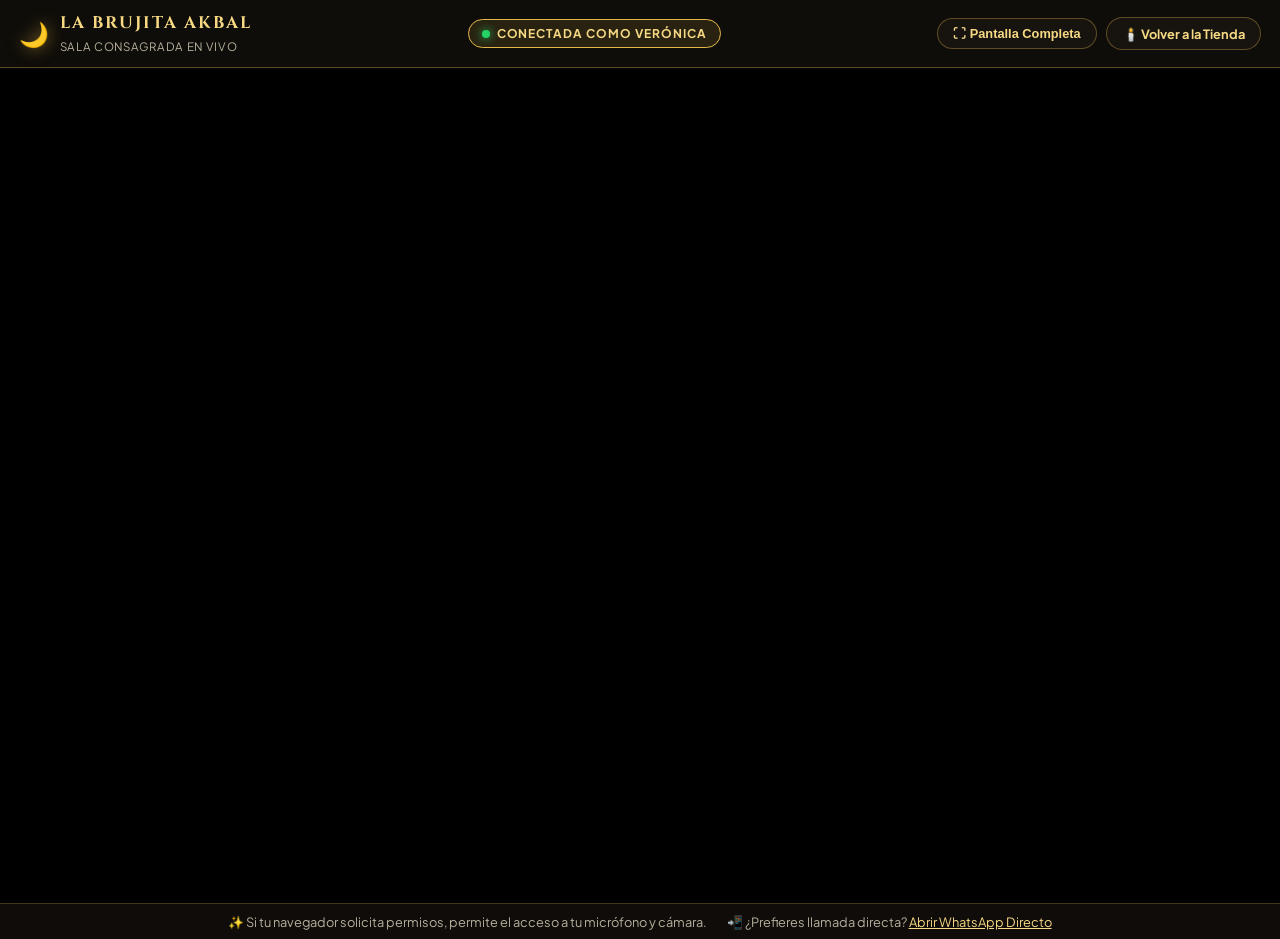
<file: sala.html>
<!DOCTYPE html>
<html lang="es">
<head>
  <meta charset="UTF-8" />
  <meta name="viewport" content="width=device-width, initial-scale=1.0" />
  <title>Sala Virtual de Tarot • La Brujita Akbal</title>
  <meta name="description" content="Sala sagrada de videollamada para lecturas de Tarot en vivo con Verónica y La Brujita Akbal." />
  <link rel="icon" type="image/svg+xml" href="favicon.svg" />
  <link rel="preconnect" href="https://fonts.googleapis.com" />
  <link rel="preconnect" href="https://fonts.gstatic.com" crossorigin />
  <link href="https://fonts.googleapis.com/css2?family=Cinzel:wght@600;700;800;900&family=Plus+Jakarta+Sans:wght@400;500;600;700&display=swap" rel="stylesheet" />
  <style>
    :root {
      --bg-dark: #070604;
      --bg-surface: #100e0a;
      --gold-primary: #e5b84b;
      --gold-light: #f7d984;
      --gold-foil: linear-gradient(135deg, #f7d984 0%, #e5b84b 45%, #b8860b 80%, #f7d984 100%);
      --text-main: #f5f0e6;
      --text-muted: #b8b09d;
      --border-gold: rgba(229, 184, 75, 0.35);
      --font-display: 'Cinzel', serif;
      --font-sans: 'Plus Jakarta Sans', sans-serif;
    }

    * {
      box-sizing: border-box;
      margin: 0;
      padding: 0;
    }

    body {
      background-color: var(--bg-dark);
      color: var(--text-main);
      font-family: var(--font-sans);
      min-height: 100vh;
      display: flex;
      flex-direction: column;
      overflow-x: hidden;
    }

    /* Cabecera Sagrada */
    .sala-header {
      background: rgba(16, 14, 10, 0.95);
      border-bottom: 1px solid var(--border-gold);
      padding: 0.75rem 1.2rem;
      display: flex;
      align-items: center;
      justify-content: space-between;
      flex-wrap: wrap;
      gap: 0.8rem;
      position: sticky;
      top: 0;
      z-index: 100;
      backdrop-filter: blur(10px);
    }

    .sala-brand {
      display: flex;
      align-items: center;
      gap: 0.65rem;
      text-decoration: none;
      color: var(--text-main);
    }

    .sala-moon {
      font-size: 1.5rem;
      filter: drop-shadow(0 0 8px rgba(229, 184, 75, 0.6));
    }

    .sala-brand-text h1 {
      font-family: var(--font-display);
      font-size: 1.05rem;
      letter-spacing: 0.12em;
      color: var(--gold-light);
    }

    .sala-brand-text span {
      font-size: 0.72rem;
      color: var(--text-muted);
      letter-spacing: 0.06em;
    }

    .sala-badge {
      display: inline-flex;
      align-items: center;
      gap: 0.4rem;
      background: rgba(229, 184, 75, 0.12);
      border: 1px solid var(--gold-primary);
      color: var(--gold-light);
      padding: 0.35rem 0.85rem;
      border-radius: 999px;
      font-size: 0.75rem;
      font-weight: 700;
      letter-spacing: 0.08em;
    }

    .sala-badge-dot {
      width: 8px;
      height: 8px;
      border-radius: 50%;
      background: #25d366;
      box-shadow: 0 0 10px #25d366;
      animation: pulseDot 1.5s infinite;
    }

    @keyframes pulseDot {
      0% { opacity: 0.4; }
      50% { opacity: 1; }
      100% { opacity: 0.4; }
    }

    .sala-actions {
      display: flex;
      align-items: center;
      gap: 0.6rem;
    }

    .btn-sm {
      display: inline-flex;
      align-items: center;
      gap: 0.4rem;
      padding: 0.45rem 0.95rem;
      border-radius: 999px;
      font-size: 0.8rem;
      font-weight: 700;
      text-decoration: none;
      cursor: pointer;
      border: 1px solid var(--border-gold);
      background: rgba(25, 22, 17, 0.9);
      color: var(--gold-light);
      transition: all 0.2s ease;
    }

    .btn-sm:hover {
      background: rgba(229, 184, 75, 0.18);
      border-color: var(--gold-primary);
    }

    .btn-sm--gold {
      background: var(--gold-foil);
      color: #070604;
      border: none;
    }

    /* Contenedor de Video */
    .video-viewport {
      flex: 1;
      width: 100%;
      min-height: calc(100vh - 65px);
      background: #000;
      position: relative;
    }

    .video-viewport iframe {
      width: 100%;
      height: 100%;
      min-height: calc(100vh - 65px);
      border: none;
      display: block;
    }

    /* Barra de ayuda flotante inferior */
    .sala-footer-bar {
      background: rgba(16, 14, 10, 0.92);
      border-top: 1px solid rgba(229, 184, 75, 0.25);
      padding: 0.6rem 1rem;
      text-align: center;
      font-size: 0.8rem;
      color: var(--text-muted);
      display: flex;
      justify-content: center;
      align-items: center;
      gap: 1.2rem;
      flex-wrap: wrap;
    }

    .sala-footer-bar a {
      color: var(--gold-light);
      text-decoration: underline;
    }

    @media (max-width: 600px) {
      .sala-header {
        padding: 0.5rem 0.8rem;
      }
      .sala-brand-text h1 {
        font-size: 0.9rem;
      }
      .video-viewport {
        min-height: calc(100vh - 90px);
      }
      .video-viewport iframe {
        min-height: calc(100vh - 90px);
      }
    }
  </style>
</head>
<body>

  <header class="sala-header">
    <a href="index.html#lectura-tarot" class="sala-brand">
      <span class="sala-moon">🌙</span>
      <div class="sala-brand-text">
        <h1>LA BRUJITA AKBAL</h1>
        <span id="roomStatusLabel">SALA CONSAGRADA EN VIVO</span>
      </div>
    </a>

    <div class="sala-badge">
      <span class="sala-badge-dot"></span>
      <span id="roleBadge">EN VIVO CON VERÓNICA</span>
    </div>

    <div class="sala-actions">
      <button class="btn-sm" id="fullscreenBtn" title="Pantalla completa">⛶ Pantalla Completa</button>
      <a href="index.html" class="btn-sm">🕯️ Volver a la Tienda</a>
    </div>
  </header>

  <main class="video-viewport" id="videoContainer">
    <!-- El iframe de la sala se inyecta con parámetros de ingreso automático -->
  </main>

  <footer class="sala-footer-bar">
    <span>✨ Si tu navegador solicita permisos, permite el acceso a tu micrófono y cámara.</span>
    <span>📲 ¿Prefieres llamada directa? <a href="https://wa.me/56956823670" target="_blank" rel="noopener">Abrir WhatsApp Directo</a></span>
  </footer>

  <script>
    (function() {
      const urlParams = new URLSearchParams(window.location.search);
      const rawRoom = urlParams.get('sala') || 'LaBrujitaAkbal';
      const cleanRoom = rawRoom.replace(/[^a-zA-Z0-9]/g, '') || 'LaBrujitaAkbal';
      const role = urlParams.get('rol') || 'veronica';
      const displayName = role === 'veronica' ? 'Verónica' : 'Consultante';

      const roleBadge = document.getElementById('roleBadge');
      if (roleBadge) {
        roleBadge.textContent = role === 'veronica' ? 'CONECTADA COMO VERÓNICA' : 'CONECTADO AL ALTAR';
      }

      // VDO.Ninja Marca Blanca: 100% limpia sin logos ni donaciones
      const roomUrl = `https://vdo.ninja/?room=${cleanRoom}&webcam&autostart&darkmode&label=${encodeURIComponent(displayName)}`;

      const container = document.getElementById('videoContainer');
      container.innerHTML = `
        <iframe
          src="${roomUrl}"
          allow="camera; microphone; fullscreen; display-capture; autoplay"
          title="Sala de Videollamada de Tarot de La Brujita Akbal"
        ></iframe>
      `;

      // Botón de pantalla completa
      const fsBtn = document.getElementById('fullscreenBtn');
      if (fsBtn) {
        fsBtn.addEventListener('click', () => {
          const iframe = container.querySelector('iframe');
          if (!iframe) return;
          if (iframe.requestFullscreen) {
            iframe.requestFullscreen();
          } else if (iframe.webkitRequestFullscreen) {
            iframe.webkitRequestFullscreen();
          } else if (iframe.msRequestFullscreen) {
            iframe.msRequestFullscreen();
          }
        });
      }
    })();
  </script>
</body>
</html>
</file>
<file: styles.css>
:root {
  /* Paleta Alta Magia: Negro Obsidiana Profundo & Dorado Alquímico */
  --bg-obsidian: #050507;
  --bg-night: #0b0b0f;
  --bg-plum: #13110e;
  --bg-card: rgba(15, 14, 18, 0.88);
  --bg-card-hover: rgba(24, 21, 16, 0.96);
  --purple-vibrant: #b6862c;
  --purple-glow: #ffd875;
  --gold-light: #fff0b3;
  --gold-primary: #e5b84b;
  --gold-deep: #9e6d16;
  --gold-foil: linear-gradient(135deg, #fff5c0 0%, #e5b84b 38%, #b37e1c 72%, #ffe89e 100%);
  --parchment-bg: #110f0c;
  --parchment-edge: #1c1811;
  --parchment-text: #f7eed7;
  --text-main: #fcfaf2;
  --text-muted: #bfb69f;
  --border-gold: rgba(229, 184, 75, 0.34);
  --border-gold-strong: rgba(255, 226, 138, 0.82);
  --shadow-mystic: 0 22px 55px rgba(0, 0, 0, 0.92);
  --shadow-gold: 0 0 32px rgba(229, 184, 75, 0.28);
  --radius-md: 14px;
  --radius-lg: 22px;
  --font-display: 'Cinzel', serif;
  --font-serif: 'Cormorant Garamond', serif;
  --font-sans: 'Plus Jakarta Sans', system-ui, -apple-system, sans-serif;
}

*,
*::before,
*::after {
  box-sizing: border-box;
  margin: 0;
  padding: 0;
}

html {
  scroll-behavior: smooth;
}

body {
  background-color: var(--bg-obsidian);
  background-image:
    radial-gradient(circle at 15% 10%, rgba(229, 184, 75, 0.14) 0%, transparent 40%),
    radial-gradient(circle at 86% 24%, rgba(197, 131, 25, 0.12) 0%, transparent 38%),
    radial-gradient(circle at 50% 78%, rgba(229, 184, 75, 0.09) 0%, transparent 48%),
    linear-gradient(180deg, #040406 0%, #0a090d 50%, #040405 100%);
  color: var(--text-main);
  font-family: var(--font-sans);
  line-height: 1.6;
  min-height: 100vh;
  overflow-x: hidden;
}

/* Polvo estelar dorado flotante */
.celestial-bg {
  position: fixed;
  inset: 0;
  pointer-events: none;
  z-index: 0;
  opacity: 0.55;
  background-image:
    radial-gradient(1.5px 1.5px at 80px 120px, var(--gold-light), transparent),
    radial-gradient(1px 1px at 240px 60px, #ffffff, transparent),
    radial-gradient(2px 2px at 460px 210px, var(--gold-primary), transparent),
    radial-gradient(1.5px 1.5px at 720px 90px, #ffe699, transparent),
    radial-gradient(1.2px 1.2px at 960px 280px, var(--gold-light), transparent);
  background-size: 1050px 380px;
  animation: goldDustDrift 36s linear infinite;
}

@keyframes goldDustDrift {
  0% { background-position: 0 0; }
  100% { background-position: 1050px 380px; }
}

.container {
  width: min(1220px, 92%);
  margin-inline: auto;
  position: relative;
  z-index: 1;
}

img {
  max-width: 100%;
  display: block;
}

button,
input,
textarea {
  font: inherit;
}

/* Barra de anuncio superior Negro & Oro */
.top-banner {
  background: linear-gradient(90deg, #050507 0%, #1c160b 50%, #050507 100%);
  border-bottom: 1px solid var(--border-gold);
  font-size: 0.85rem;
  padding: 0.6rem 0;
  position: relative;
  z-index: 20;
}

.top-banner__inner {
  display: flex;
  align-items: center;
  justify-content: space-between;
  gap: 1rem;
  flex-wrap: wrap;
  text-align: center;
}

.moon-phases {
  color: var(--gold-primary);
  letter-spacing: 0.1em;
  font-size: 0.8rem;
}

.top-banner__link {
  color: var(--gold-light);
  font-weight: 700;
  text-decoration: none;
  border-bottom: 1px dashed var(--gold-primary);
  transition: color 0.2s ease;
}

.top-banner__link:hover {
  color: #fff;
}

/* Encabezado */
.header {
  position: sticky;
  top: 0;
  z-index: 50;
  background: rgba(6, 6, 8, 0.9);
  backdrop-filter: blur(16px);
  border-bottom: 1px solid var(--border-gold);
  box-shadow: 0 10px 30px rgba(0, 0, 0, 0.75);
}

.header__inner {
  display: flex;
  align-items: center;
  justify-content: space-between;
  padding: 0.9rem 0;
  gap: 1.25rem;
}

.brand {
  display: flex;
  align-items: center;
  gap: 0.85rem;
  text-decoration: none;
  color: var(--text-main);
}

.brand__emblem {
  width: 50px;
  height: 50px;
  border-radius: 50%;
  background: radial-gradient(circle at 35% 30%, #2b210e, #050507 78%);
  border: 2px solid var(--gold-primary);
  box-shadow: 0 0 22px rgba(229, 184, 75, 0.42);
  display: flex;
  align-items: center;
  justify-content: center;
  position: relative;
  font-size: 1.45rem;
  transition: transform 0.3s ease, box-shadow 0.3s ease;
}

.brand:hover .brand__emblem {
  transform: scale(1.06) rotate(-6deg);
  box-shadow: 0 0 30px rgba(255, 240, 179, 0.65);
}

.brand__sparkle {
  position: absolute;
  top: -4px;
  right: -4px;
  font-size: 0.85rem;
  color: var(--gold-light);
}

.brand__text {
  display: flex;
  flex-direction: column;
}

.brand__title {
  font-family: var(--font-display);
  font-size: 1.32rem;
  font-weight: 700;
  letter-spacing: 0.06em;
  color: var(--gold-light);
}

.brand__title em {
  font-style: normal;
  background: var(--gold-foil);
  -webkit-background-clip: text;
  -webkit-text-fill-color: transparent;
  background-clip: text;
  filter: drop-shadow(0 0 10px rgba(229, 184, 75, 0.4));
}

.brand__subtitle {
  font-family: var(--font-serif);
  font-size: 0.95rem;
  color: var(--text-muted);
  font-style: italic;
}

.nav {
  display: flex;
  align-items: center;
  gap: 1.5rem;
}

.nav__link {
  color: var(--text-main);
  text-decoration: none;
  font-size: 0.94rem;
  font-weight: 500;
  transition: color 0.2s ease, text-shadow 0.2s ease;
  position: relative;
}

.nav__link::after {
  content: '';
  position: absolute;
  left: 0;
  bottom: -4px;
  width: 0;
  height: 1.5px;
  background: var(--gold-foil);
  transition: width 0.25s ease;
}

.nav__link:hover {
  color: var(--gold-light);
  text-shadow: 0 0 12px rgba(229, 184, 75, 0.5);
}

.nav__link:hover::after {
  width: 100%;
}

.header__actions {
  display: flex;
  align-items: center;
  gap: 0.75rem;
}

.cart-trigger {
  display: inline-flex;
  align-items: center;
  gap: 0.55rem;
  background: linear-gradient(135deg, #1b160c 0%, #090806 100%);
  color: var(--gold-light);
  border: 1.5px solid var(--gold-primary);
  padding: 0.58rem 1.1rem;
  border-radius: 999px;
  cursor: pointer;
  font-weight: 600;
  box-shadow: var(--shadow-gold);
  transition: transform 0.2s ease, box-shadow 0.2s ease, border-color 0.2s ease;
}

.cart-trigger:hover {
  transform: translateY(-2px);
  border-color: var(--gold-light);
  box-shadow: 0 0 26px rgba(229, 184, 75, 0.52);
}

.cart-trigger__badge {
  background: var(--gold-foil);
  color: #050507;
  font-weight: 800;
  font-size: 0.8rem;
  min-width: 24px;
  height: 24px;
  padding: 0 6px;
  border-radius: 999px;
  display: inline-flex;
  align-items: center;
  justify-content: center;
}

.menu-toggle {
  display: none;
  background: transparent;
  border: 1px solid var(--border-gold);
  border-radius: 8px;
  padding: 0.5rem;
  cursor: pointer;
  flex-direction: column;
  gap: 4px;
}

.menu-toggle span {
  width: 20px;
  height: 2px;
  background: var(--gold-light);
  display: block;
}

/* Elementos de estilo místico reutilizables */
.ornate-badge {
  display: inline-flex;
  align-items: center;
  gap: 0.55rem;
  background: linear-gradient(90deg, rgba(18, 15, 9, 0.95), rgba(8, 8, 10, 0.95));
  border: 1.5px solid var(--gold-primary);
  border-radius: 999px;
  padding: 0.4rem 1.1rem;
  font-family: var(--font-display);
  font-size: 0.76rem;
  letter-spacing: 0.16em;
  color: var(--gold-light);
  box-shadow: 0 0 22px rgba(229, 184, 75, 0.22);
  margin-bottom: 1rem;
}

.eight-star {
  color: var(--gold-primary);
  font-size: 1rem;
}

.gold-gradient {
  background: linear-gradient(180deg, #fff8d6 0%, #f0c351 48%, #b37914 100%);
  -webkit-background-clip: text;
  -webkit-text-fill-color: transparent;
  background-clip: text;
  filter: drop-shadow(0 4px 18px rgba(229, 184, 75, 0.22));
}

/* Botones */
.btn {
  display: inline-flex;
  align-items: center;
  justify-content: center;
  gap: 0.6rem;
  padding: 0.9rem 1.65rem;
  border-radius: 999px;
  font-weight: 700;
  font-size: 0.95rem;
  text-decoration: none;
  cursor: pointer;
  transition: transform 0.22s ease, box-shadow 0.22s ease, background 0.22s ease;
  border: none;
}

.btn--gold {
  background: var(--gold-foil);
  color: #070604;
  box-shadow: 0 10px 28px rgba(229, 184, 75, 0.36), inset 0 1px 0 rgba(255, 255, 255, 0.65);
}

.btn--gold:hover {
  transform: translateY(-2px);
  box-shadow: 0 14px 36px rgba(229, 184, 75, 0.58);
}

.btn--outline {
  background: rgba(15, 14, 17, 0.85);
  color: var(--gold-light);
  border: 1.5px solid var(--border-gold-strong);
}

.btn--outline:hover {
  background: rgba(229, 184, 75, 0.14);
  transform: translateY(-2px);
  box-shadow: 0 0 22px rgba(229, 184, 75, 0.25);
}

.btn--full {
  width: 100%;
}

.link-btn {
  background: none;
  border: none;
  color: var(--gold-light);
  font-weight: 700;
  cursor: pointer;
  padding: 0;
  font-size: 0.9rem;
  text-decoration: underline;
  text-underline-offset: 4px;
}

.link-btn:hover {
  color: #ffffff;
}

/* HERO */
.hero {
  padding: 3.8rem 0 4.2rem;
}

.hero__grid {
  display: grid;
  grid-template-columns: 1.08fr 0.92fr;
  gap: 3rem;
  align-items: center;
}

.hero__title {
  font-family: var(--font-display);
  font-size: clamp(2.15rem, 4vw, 3.4rem);
  line-height: 1.14;
  margin-bottom: 1.2rem;
  text-shadow: 0 8px 28px rgba(0, 0, 0, 0.85);
}

.hero__description {
  font-size: 1.08rem;
  color: var(--text-muted);
  margin-bottom: 1.85rem;
  max-width: 58ch;
}

.hero__description strong {
  color: var(--gold-light);
}

.hero__cta-group {
  display: flex;
  flex-wrap: wrap;
  gap: 1rem;
  margin-bottom: 2.2rem;
}

.hero__highlights {
  display: grid;
  grid-template-columns: repeat(3, 1fr);
  gap: 0.85rem;
}

.highlight-pill {
  background: linear-gradient(145deg, rgba(20, 18, 14, 0.92), rgba(9, 9, 12, 0.95));
  border: 1px solid var(--border-gold);
  border-radius: var(--radius-md);
  padding: 0.8rem 0.95rem;
  display: flex;
  align-items: center;
  gap: 0.65rem;
  transition: border-color 0.25s ease, transform 0.25s ease;
}

.highlight-pill:hover {
  border-color: var(--gold-light);
  transform: translateY(-2px);
}

.highlight-pill__icon {
  font-size: 1.45rem;
}

.highlight-pill strong {
  display: block;
  font-size: 0.85rem;
  color: var(--gold-light);
}

.highlight-pill span {
  font-size: 0.76rem;
  color: var(--text-muted);
}

.hero-card-frame {
  position: relative;
  border-radius: 26px;
  padding: 12px;
  background: linear-gradient(145deg, #ffe699 0%, #c58a23 45%, #1a150c 100%);
  box-shadow: var(--shadow-mystic), 0 0 48px rgba(229, 184, 75, 0.28);
}

.hero-card-frame__moon-crest {
  position: absolute;
  top: -16px;
  left: 50%;
  transform: translateX(-50%);
  background: #070709;
  border: 1.5px solid var(--gold-primary);
  color: var(--gold-light);
  padding: 0.25rem 1.2rem;
  border-radius: 999px;
  font-size: 0.9rem;
  letter-spacing: 0.22em;
  z-index: 3;
  box-shadow: 0 4px 16px rgba(0, 0, 0, 0.8);
}

.hero-card-frame__img {
  width: 100%;
  height: 430px;
  object-fit: cover;
  border-radius: 18px;
}

.hero-floating-card {
  position: absolute;
  bottom: -22px;
  left: 24px;
  right: 24px;
  background: rgba(8, 8, 11, 0.96);
  border: 1.5px solid var(--gold-primary);
  border-radius: 18px;
  padding: 0.85rem 1rem;
  display: flex;
  align-items: center;
  gap: 1rem;
  box-shadow: var(--shadow-mystic), 0 0 24px rgba(229, 184, 75, 0.22);
}

.hero-floating-card__thumb {
  width: 68px;
  height: 68px;
  border-radius: 12px;
  object-fit: cover;
  border: 1px solid var(--gold-primary);
  flex-shrink: 0;
}

.hero-floating-card__info {
  display: flex;
  flex-direction: column;
  gap: 0.15rem;
}

.hero-floating-card__tag {
  font-size: 0.7rem;
  font-weight: 800;
  letter-spacing: 0.12em;
  color: var(--gold-primary);
}

/* STRIP DE INTENCIONES */
.intentions-strip {
  padding: 3.2rem 0 2.6rem;
}

.intentions-strip__header {
  text-align: center;
  margin-bottom: 1.8rem;
}

.lunar-divider {
  display: block;
  color: var(--gold-primary);
  letter-spacing: 0.22em;
  margin-bottom: 0.4rem;
  font-size: 0.95rem;
}

.intentions-strip__header h2 {
  font-family: var(--font-display);
  font-size: clamp(1.5rem, 2.6vw, 2.15rem);
  color: var(--gold-light);
}

.intentions-strip__header p {
  color: var(--text-muted);
  font-size: 0.96rem;
}

.intentions-grid {
  display: grid;
  grid-template-columns: repeat(6, 1fr);
  gap: 0.85rem;
}

.intention-card {
  background: linear-gradient(180deg, rgba(18, 17, 20, 0.92), rgba(9, 9, 11, 0.96));
  border: 1px solid var(--border-gold);
  border-radius: var(--radius-md);
  padding: 1.05rem 0.75rem;
  color: var(--text-main);
  cursor: pointer;
  display: flex;
  flex-direction: column;
  align-items: center;
  text-align: center;
  gap: 0.35rem;
  transition: all 0.24s ease;
}

.intention-card:hover,
.intention-card.active {
  background: linear-gradient(160deg, rgba(54, 41, 15, 0.92), rgba(14, 12, 8, 0.98));
  border-color: var(--gold-light);
  transform: translateY(-4px);
  box-shadow: var(--shadow-gold);
}

.intention-card__icon {
  font-size: 1.65rem;
}

.intention-card__title {
  font-weight: 700;
  font-size: 0.88rem;
  color: var(--gold-light);
}

.intention-card__desc {
  font-size: 0.75rem;
  color: var(--text-muted);
}

/* CATÁLOGO */
.catalog-section {
  padding: 3.5rem 0 4.5rem;
}

.section-heading {
  text-align: center;
  margin-bottom: 2.2rem;
}

.section-heading__title {
  font-family: var(--font-display);
  font-size: clamp(1.9rem, 3.2vw, 2.75rem);
  margin-bottom: 0.5rem;
  color: var(--gold-light);
}

.section-heading__subtitle {
  color: var(--text-muted);
  max-width: 60ch;
  margin-inline: auto;
}

.catalog-controls {
  display: flex;
  align-items: center;
  justify-content: space-between;
  gap: 1rem;
  flex-wrap: wrap;
  margin-bottom: 1.5rem;
}

.category-tabs {
  display: flex;
  flex-wrap: wrap;
  gap: 0.55rem;
}

.category-tab {
  background: rgba(16, 15, 19, 0.92);
  color: var(--text-muted);
  border: 1px solid var(--border-gold);
  padding: 0.62rem 1.15rem;
  border-radius: 999px;
  cursor: pointer;
  font-weight: 600;
  font-size: 0.88rem;
  transition: all 0.22s ease;
}

.category-tab:hover,
.category-tab.active {
  background: var(--gold-foil);
  color: #060504;
  border-color: transparent;
  box-shadow: 0 6px 20px rgba(229, 184, 75, 0.38);
}

.search-box {
  position: relative;
  min-width: 280px;
  flex: 1;
  max-width: 350px;
}

.search-box__icon {
  position: absolute;
  left: 14px;
  top: 50%;
  transform: translateY(-50%);
  pointer-events: none;
}

.search-box__input {
  width: 100%;
  padding: 0.68rem 1rem 0.68rem 2.5rem;
  border-radius: 999px;
  border: 1px solid var(--border-gold);
  background: rgba(10, 10, 13, 0.95);
  color: var(--text-main);
}

.search-box__input:focus {
  outline: none;
  border-color: var(--gold-light);
  box-shadow: 0 0 16px rgba(229, 184, 75, 0.35);
}

.active-filter-bar {
  display: flex;
  align-items: center;
  justify-content: space-between;
  background: rgba(229, 184, 75, 0.1);
  border: 1px dashed var(--gold-primary);
  padding: 0.65rem 1.1rem;
  border-radius: 12px;
  margin-bottom: 1.5rem;
  font-size: 0.9rem;
}

.clear-filters-btn {
  background: none;
  border: 1px solid var(--gold-light);
  color: var(--gold-light);
  border-radius: 999px;
  padding: 0.25rem 0.8rem;
  cursor: pointer;
  font-size: 0.82rem;
}

/* Grilla de Productos */
.products-grid {
  display: grid;
  grid-template-columns: repeat(auto-fill, minmax(275px, 1fr));
  gap: 1.6rem;
}

.product-card {
  background: linear-gradient(180deg, rgba(18, 17, 21, 0.94) 0%, rgba(8, 8, 10, 0.98) 100%);
  border: 1px solid var(--border-gold);
  border-radius: var(--radius-lg);
  overflow: hidden;
  display: flex;
  flex-direction: column;
  transition: transform 0.28s ease, box-shadow 0.28s ease, border-color 0.28s ease;
  box-shadow: var(--shadow-mystic);
}

.product-card:hover {
  transform: translateY(-7px);
  border-color: var(--gold-light);
  box-shadow: 0 24px 48px rgba(0, 0, 0, 0.92), 0 0 28px rgba(229, 184, 75, 0.26);
}

.product-card__media {
  position: relative;
  height: 245px;
  overflow: hidden;
  background: #050507;
  border-bottom: 1px solid rgba(229, 184, 75, 0.2);
}

.product-card__img {
  width: 100%;
  height: 100%;
  object-fit: cover;
  transition: transform 0.5s ease;
}

.product-card:hover .product-card__img {
  transform: scale(1.07);
}

.product-card__badge {
  position: absolute;
  top: 12px;
  left: 12px;
  background: rgba(6, 6, 8, 0.92);
  border: 1px solid var(--gold-primary);
  color: var(--gold-light);
  font-size: 0.72rem;
  font-weight: 700;
  padding: 0.28rem 0.75rem;
  border-radius: 999px;
  letter-spacing: 0.06em;
}

.product-card__intention {
  position: absolute;
  bottom: 12px;
  right: 12px;
  background: linear-gradient(135deg, #2b210e, #0d0b07);
  color: var(--gold-light);
  font-size: 0.74rem;
  font-weight: 600;
  padding: 0.26rem 0.72rem;
  border-radius: 999px;
  border: 1px solid var(--gold-primary);
}

.product-card__body {
  padding: 1.25rem;
  display: flex;
  flex-direction: column;
  flex: 1;
}

.product-card__category {
  font-size: 0.74rem;
  text-transform: uppercase;
  letter-spacing: 0.12em;
  color: var(--gold-primary);
  margin-bottom: 0.25rem;
}

.product-card__title {
  font-family: var(--font-display);
  font-size: 1.12rem;
  color: var(--text-main);
  margin-bottom: 0.45rem;
}

.product-card__desc {
  font-size: 0.88rem;
  color: var(--text-muted);
  margin-bottom: 1rem;
  flex: 1;
}

.product-card__footer {
  display: flex;
  align-items: center;
  justify-content: space-between;
  gap: 0.6rem;
  padding-top: 0.85rem;
  border-top: 1px solid rgba(229, 184, 75, 0.22);
}

.product-card__price {
  font-family: var(--font-display);
  font-size: 1.25rem;
  font-weight: 700;
  color: var(--gold-light);
}

.product-card__actions {
  display: flex;
  align-items: center;
  gap: 0.45rem;
}

.btn-icon-ritual {
  background: rgba(229, 184, 75, 0.08);
  border: 1px solid var(--border-gold);
  color: var(--gold-light);
  padding: 0.48rem 0.7rem;
  border-radius: 10px;
  cursor: pointer;
  font-size: 0.82rem;
  transition: all 0.2s ease;
}

.btn-icon-ritual:hover {
  background: rgba(229, 184, 75, 0.24);
  border-color: var(--gold-light);
}

.btn-add-cart {
  background: var(--gold-foil);
  color: #050507;
  border: none;
  padding: 0.54rem 0.98rem;
  border-radius: 10px;
  font-weight: 800;
  font-size: 0.85rem;
  cursor: pointer;
  transition: transform 0.18s ease, box-shadow 0.18s ease;
}

.btn-add-cart:hover {
  transform: translateY(-2px);
  box-shadow: 0 6px 18px rgba(229, 184, 75, 0.45);
}

/* SECCIÓN EL DATO DE LA BRUJA (Lujo Negro & Dorado) */
.witch-tip-section {
  padding: 4.5rem 0;
  background:
    radial-gradient(circle at 20% 50%, rgba(229, 184, 75, 0.12), transparent 55%),
    linear-gradient(180deg, #09090c 0%, #050507 100%);
  border-top: 1px solid var(--border-gold);
  border-bottom: 1px solid var(--border-gold);
}

.witch-tip-wrapper {
  display: grid;
  grid-template-columns: 0.92fr 1.08fr;
  gap: 2.8rem;
  align-items: center;
  margin-bottom: 3rem;
}

.ig-frame {
  background: #070709;
  border: 2px solid var(--gold-primary);
  border-radius: 22px;
  overflow: hidden;
  box-shadow: var(--shadow-mystic), 0 0 38px rgba(229, 184, 75, 0.24);
}

.ig-frame__header {
  display: flex;
  align-items: center;
  gap: 0.75rem;
  padding: 0.85rem 1.1rem;
  background: #0d0c0a;
  border-bottom: 1px solid var(--border-gold);
}

.ig-frame__avatar {
  width: 38px;
  height: 38px;
  border-radius: 50%;
  background: radial-gradient(circle, #382a10, #090806);
  border: 1.5px solid var(--gold-light);
  display: flex;
  align-items: center;
  justify-content: center;
}

.ig-frame__header strong {
  display: block;
  font-size: 0.9rem;
  color: var(--gold-light);
}

.ig-frame__header span {
  font-size: 0.76rem;
  color: var(--text-muted);
}

.ig-frame__image {
  width: 100%;
  aspect-ratio: 1 / 1;
  object-fit: cover;
}

.ig-frame__footer {
  display: flex;
  align-items: center;
  justify-content: space-between;
  padding: 0.8rem 1.1rem;
  font-family: var(--font-serif);
  font-style: italic;
  font-size: 1.05rem;
  background: linear-gradient(90deg, #1c160b, #08080a);
}

.ig-frame__sparkles {
  color: var(--gold-primary);
  font-style: normal;
  font-size: 0.9rem;
}

/* Placa "EL DATO DE LA BRUJA" */
.witch-header-plaque {
  display: inline-flex;
  flex-direction: column;
  align-items: center;
  background: radial-gradient(circle, #1f190c 0%, #060608 100%);
  border: 2px solid var(--gold-primary);
  border-radius: 999px;
  padding: 0.45rem 2.2rem 0.55rem;
  margin-bottom: 1.1rem;
  box-shadow: 0 0 26px rgba(229, 184, 75, 0.3);
  position: relative;
}

.plaque-moon {
  font-size: 1.1rem;
  margin-top: -16px;
}

.plaque-small {
  font-family: var(--font-display);
  font-size: 0.72rem;
  letter-spacing: 0.22em;
  color: var(--text-muted);
}

.plaque-big {
  font-family: var(--font-display);
  font-size: 1.5rem;
  font-weight: 800;
  letter-spacing: 0.08em;
  background: var(--gold-foil);
  -webkit-background-clip: text;
  -webkit-text-fill-color: transparent;
  background-clip: text;
}

.witch-tip__question {
  font-family: var(--font-display);
  font-size: clamp(1.65rem, 3vw, 2.35rem);
  line-height: 1.22;
  margin-bottom: 1.25rem;
}

/* Códice de Obsidiana y Oro */
.parchment-scroll {
  background: radial-gradient(circle at center, #18140d 0%, #090806 100%);
  color: var(--parchment-text);
  border: 2px solid var(--gold-primary);
  border-radius: 16px;
  padding: 1.5rem 1.7rem;
  margin-bottom: 1.4rem;
  box-shadow: inset 0 0 28px rgba(229, 184, 75, 0.14), 0 14px 32px rgba(0, 0, 0, 0.8);
  text-align: center;
  font-family: var(--font-serif);
  font-size: 1.22rem;
  line-height: 1.48;
}

.parchment-scroll__moons {
  color: var(--gold-primary);
  font-size: 1rem;
  letter-spacing: 0.2em;
  margin-bottom: 0.55rem;
}

.parchment-scroll__highlight {
  margin-top: 0.6rem;
  color: var(--gold-light);
  font-weight: 700;
  font-style: italic;
  font-size: 1.3rem;
}

.parchment-scroll__star {
  color: var(--gold-primary);
  margin-top: 0.45rem;
  font-size: 1.15rem;
}

.witch-tip-cards {
  display: grid;
  grid-template-columns: 1fr 1fr;
  gap: 1rem;
  margin-bottom: 1.5rem;
}

.mini-lore-card {
  background: rgba(15, 14, 18, 0.9);
  border: 1px solid var(--border-gold);
  border-radius: 14px;
  padding: 0.95rem 1.1rem;
}

.mini-lore-card h3 {
  font-size: 0.95rem;
  color: var(--gold-light);
  margin-bottom: 0.3rem;
}

.mini-lore-card p {
  font-size: 0.85rem;
  color: var(--text-muted);
}

.witch-tip__actions {
  display: flex;
  flex-wrap: wrap;
  gap: 0.9rem;
}

.more-tips-grid {
  display: grid;
  grid-template-columns: repeat(3, 1fr);
  gap: 1.25rem;
}

.tip-pill-card {
  background: linear-gradient(180deg, rgba(18, 16, 13, 0.92), rgba(8, 8, 10, 0.96));
  border: 1px solid var(--border-gold);
  border-radius: 18px;
  padding: 1.35rem;
  display: flex;
  flex-direction: column;
  gap: 0.55rem;
  transition: transform 0.25s ease, border-color 0.25s ease;
}

.tip-pill-card:hover {
  transform: translateY(-4px);
  border-color: var(--gold-light);
}

.tip-pill-card__tag {
  font-size: 0.72rem;
  font-weight: 800;
  letter-spacing: 0.12em;
  color: var(--gold-primary);
}

.tip-pill-card h3 {
  font-family: var(--font-display);
  font-size: 1.05rem;
  color: var(--gold-light);
}

.tip-pill-card p {
  font-size: 0.88rem;
  color: var(--text-muted);
  flex: 1;
}

/* ORÁCULO INTERACTIVO */
.oracle-section {
  padding: 4rem 0;
}

.oracle-box {
  background: linear-gradient(135deg, rgba(24, 20, 12, 0.95), rgba(7, 7, 9, 0.98));
  border: 2px solid var(--gold-primary);
  border-radius: 26px;
  padding: 2.6rem;
  display: grid;
  grid-template-columns: 1.1fr 0.9fr;
  gap: 2.5rem;
  align-items: center;
  box-shadow: var(--shadow-mystic), var(--shadow-gold);
}

.oracle-box__content h2 {
  font-family: var(--font-display);
  font-size: clamp(1.7rem, 3vw, 2.3rem);
  margin-bottom: 0.8rem;
  color: var(--gold-light);
}

.oracle-box__content p {
  color: var(--text-muted);
  margin-bottom: 1.5rem;
}

.oracle-box__stage {
  display: flex;
  justify-content: center;
}

.tarot-card-back {
  width: min(330px, 100%);
  min-height: 250px;
  background: radial-gradient(circle at 50% 30%, #2b210d, #060608 82%);
  border: 2px solid var(--gold-primary);
  border-radius: 20px;
  padding: 1.35rem;
  cursor: pointer;
  box-shadow: 0 16px 40px rgba(0, 0, 0, 0.88);
  transition: transform 0.3s ease, box-shadow 0.3s ease;
}

.tarot-card-back:hover {
  transform: translateY(-6px) rotate(-1deg);
  box-shadow: 0 20px 45px rgba(229, 184, 75, 0.36);
}

.tarot-card-back__inner {
  border: 1px dashed var(--gold-primary);
  border-radius: 14px;
  padding: 1.5rem 1.2rem;
  min-height: 220px;
  display: flex;
  flex-direction: column;
  align-items: center;
  justify-content: center;
  text-align: center;
  gap: 0.6rem;
}

.tarot-card-back__moon {
  font-size: 2.3rem;
}

.tarot-card-back__title {
  font-family: var(--font-display);
  font-size: 1.2rem;
  color: var(--gold-light);
}

.tarot-card-back__sub {
  font-size: 0.88rem;
  color: var(--text-muted);
}

.tarot-card-back__stars {
  color: var(--gold-primary);
  letter-spacing: 0.15em;
  font-size: 0.85rem;
}

/* SOBRE NOSOTRAS & CONTACTO */
.about-section {
  padding: 3rem 0 5rem;
}

.about-grid {
  display: grid;
  grid-template-columns: 1.1fr 0.9fr;
  gap: 2rem;
}

.about-card,
.contact-card {
  background: linear-gradient(180deg, rgba(16, 15, 19, 0.94), rgba(7, 7, 9, 0.98));
  border: 1px solid var(--border-gold);
  border-radius: var(--radius-lg);
  padding: 2.1rem;
  box-shadow: var(--shadow-mystic);
}

.about-card h2 {
  font-family: var(--font-display);
  font-size: clamp(1.6rem, 2.7vw, 2.2rem);
  margin-bottom: 1rem;
  color: var(--gold-light);
}

.about-card p {
  color: var(--text-muted);
  margin-bottom: 1rem;
}

.about-promises {
  display: grid;
  grid-template-columns: 1fr 1fr;
  gap: 1rem;
  margin-top: 1.4rem;
}

.promise-item {
  display: flex;
  gap: 0.75rem;
  background: rgba(10, 9, 8, 0.85);
  border: 1px solid rgba(229, 184, 75, 0.28);
  padding: 0.9rem;
  border-radius: 14px;
}

.promise-item span {
  font-size: 1.5rem;
}

.promise-item strong {
  display: block;
  color: var(--gold-light);
  font-size: 0.9rem;
}

.promise-item p {
  font-size: 0.8rem;
  margin: 0;
}

.contact-card h3 {
  font-family: var(--font-display);
  font-size: 1.35rem;
  color: var(--gold-light);
  margin-bottom: 0.6rem;
}

.contact-card p {
  color: var(--text-muted);
  font-size: 0.92rem;
  margin-bottom: 1.2rem;
}

.contact-config__label {
  display: block;
  font-size: 0.85rem;
  font-weight: 600;
  color: var(--gold-light);
  margin-bottom: 0.45rem;
}

.contact-config__textarea {
  width: 100%;
  background: rgba(6, 6, 8, 0.95);
  border: 1px solid var(--border-gold);
  border-radius: 12px;
  padding: 0.8rem;
  color: var(--text-main);
  margin-bottom: 1rem;
  resize: vertical;
}

.contact-config__buttons {
  display: flex;
  flex-direction: column;
  gap: 0.75rem;
}

/* FOOTER */
.footer {
  border-top: 1px solid var(--border-gold);
  background: #030304;
  padding: 2.5rem 0;
  text-align: center;
}

.footer__inner {
  display: flex;
  flex-direction: column;
  align-items: center;
  gap: 1rem;
}

.footer__brand p {
  color: var(--text-muted);
  font-size: 0.9rem;
  margin-top: 0.25rem;
}

.footer__links {
  display: flex;
  gap: 1.5rem;
  flex-wrap: wrap;
}

.footer__links a {
  color: var(--gold-light);
  text-decoration: none;
  font-size: 0.9rem;
}

.footer__copy {
  color: var(--text-muted);
  font-size: 0.82rem;
}

/* MODAL DE VISTA RÁPIDA */
.modal-backdrop {
  position: fixed;
  inset: 0;
  background: rgba(3, 3, 5, 0.86);
  backdrop-filter: blur(8px);
  z-index: 100;
  display: flex;
  align-items: center;
  justify-content: center;
  padding: 1rem;
}

.modal-backdrop[hidden] {
  display: none;
}

.modal {
  background: #0b0a0d;
  border: 2px solid var(--gold-primary);
  border-radius: 22px;
  max-width: 680px;
  width: 100%;
  padding: 1.8rem;
  position: relative;
  box-shadow: var(--shadow-mystic), var(--shadow-gold);
  max-height: 90vh;
  overflow-y: auto;
}

.modal__close {
  position: absolute;
  top: 14px;
  right: 14px;
  background: rgba(229, 184, 75, 0.12);
  border: 1px solid var(--border-gold);
  color: var(--gold-light);
  width: 36px;
  height: 36px;
  border-radius: 50%;
  cursor: pointer;
}

.modal-product {
  display: grid;
  grid-template-columns: 0.9fr 1.1fr;
  gap: 1.5rem;
  align-items: center;
}

.modal-product img {
  width: 100%;
  height: 260px;
  object-fit: cover;
  border-radius: 16px;
  border: 1px solid var(--gold-primary);
}

.modal-ritual-box {
  background: rgba(229, 184, 75, 0.1);
  border: 1px dashed var(--gold-primary);
  border-radius: 12px;
  padding: 0.85rem;
  margin: 0.9rem 0;
  font-size: 0.86rem;
}

/* CARRITO LATERAL */
.drawer-backdrop {
  position: fixed;
  inset: 0;
  background: rgba(3, 3, 5, 0.8);
  backdrop-filter: blur(5px);
  z-index: 90;
}

.drawer-backdrop[hidden] {
  display: none;
}

.cart-drawer {
  position: fixed;
  top: 0;
  right: 0;
  width: min(430px, 100%);
  height: 100vh;
  background: #08080b;
  border-left: 2px solid var(--gold-primary);
  z-index: 95;
  display: flex;
  flex-direction: column;
  transform: translateX(100%);
  transition: transform 0.3s cubic-bezier(0.22, 1, 0.36, 1);
  box-shadow: -15px 0 45px rgba(0, 0, 0, 0.95);
}

.cart-drawer.open {
  transform: translateX(0);
}

.cart-drawer__header {
  padding: 1.25rem 1.4rem;
  border-bottom: 1px solid var(--border-gold);
  display: flex;
  align-items: center;
  justify-content: space-between;
}

.cart-drawer__eyebrow {
  font-size: 0.72rem;
  letter-spacing: 0.14em;
  color: var(--gold-primary);
  font-weight: 700;
}

.cart-drawer__title {
  font-family: var(--font-display);
  font-size: 1.35rem;
}

.cart-drawer__close {
  background: none;
  border: 1px solid var(--border-gold);
  color: var(--gold-light);
  width: 34px;
  height: 34px;
  border-radius: 50%;
  cursor: pointer;
}

.cart-drawer__items {
  flex: 1;
  overflow-y: auto;
  padding: 1.2rem 1.4rem;
  display: flex;
  flex-direction: column;
  gap: 0.9rem;
}

.cart-item {
  display: grid;
  grid-template-columns: 64px 1fr auto;
  gap: 0.85rem;
  align-items: center;
  background: rgba(18, 16, 13, 0.9);
  border: 1px solid var(--border-gold);
  border-radius: 14px;
  padding: 0.75rem;
}

.cart-item__img {
  width: 64px;
  height: 64px;
  border-radius: 10px;
  object-fit: cover;
}

.cart-item__title {
  font-size: 0.9rem;
  font-weight: 700;
  color: var(--gold-light);
}

.cart-item__price {
  font-size: 0.84rem;
  color: var(--text-muted);
}

.cart-item__controls {
  display: inline-flex;
  align-items: center;
  gap: 0.4rem;
  margin-top: 0.35rem;
}

.qty-btn {
  width: 26px;
  height: 26px;
  border-radius: 6px;
  border: 1px solid var(--border-gold);
  background: #050507;
  color: var(--gold-light);
  cursor: pointer;
}

.cart-empty {
  text-align: center;
  padding: 2.5rem 1rem;
  color: var(--text-muted);
}

.cart-drawer__footer {
  padding: 1.2rem 1.4rem;
  border-top: 1px solid var(--border-gold);
  background: #060608;
}

.cart-summary__row {
  display: flex;
  justify-content: space-between;
  font-size: 1.1rem;
  margin-bottom: 0.25rem;
}

.cart-summary__row strong {
  color: var(--gold-light);
  font-family: var(--font-display);
  font-size: 1.3rem;
}

.cart-summary__note {
  font-size: 0.78rem;
  color: var(--text-muted);
  margin-bottom: 0.95rem;
}

.checkout-form {
  display: flex;
  flex-direction: column;
  gap: 0.65rem;
}

.form-group label {
  display: block;
  font-size: 0.76rem;
  color: var(--text-muted);
  margin-bottom: 0.2rem;
}

.form-group input {
  width: 100%;
  padding: 0.55rem 0.75rem;
  border-radius: 8px;
  border: 1px solid var(--border-gold);
  background: #040406;
  color: var(--text-main);
  font-size: 0.88rem;
}

.copy-feedback {
  text-align: center;
  font-size: 0.82rem;
  color: var(--gold-light);
  margin-top: 0.25rem;
}

/* TOAST */
.toast {
  position: fixed;
  bottom: 24px;
  left: 50%;
  transform: translateX(-50%);
  background: linear-gradient(135deg, #1f190c, #070709);
  border: 1.5px solid var(--gold-primary);
  color: var(--gold-light);
  padding: 0.75rem 1.4rem;
  border-radius: 999px;
  box-shadow: var(--shadow-mystic), var(--shadow-gold);
  z-index: 120;
  font-weight: 600;
  font-size: 0.9rem;
}

/* RESPONSIVE */
@media (max-width: 980px) {
  .hero__grid,
  .witch-tip-wrapper,
  .oracle-box,
  .about-grid {
    grid-template-columns: 1fr;
  }

  .intentions-grid {
    grid-template-columns: repeat(3, 1fr);
  }

  .more-tips-grid {
    grid-template-columns: 1fr;
  }

  .nav {
    display: none;
    position: absolute;
    top: 100%;
    left: 0;
    right: 0;
    background: #070709;
    border-bottom: 1px solid var(--border-gold);
    flex-direction: column;
    padding: 1rem;
  }

  .nav.open {
    display: flex;
  }

  .menu-toggle {
    display: flex;
  }
}

@media (max-width: 640px) {
  .hero__highlights,
  .witch-tip-cards,
  .about-promises,
  .modal-product {
    grid-template-columns: 1fr;
  }

  .intentions-grid {
    grid-template-columns: repeat(2, 1fr);
  }

  .hero-card-frame__img {
    height: 310px;
  }
}


/* SALA DE LECTURA DE TAROT EN LÍNEA CON VERÓNICA */
.tarot-room-section {
  padding: 4.5rem 0;
  background:
    radial-gradient(circle at 50% 15%, rgba(229, 184, 75, 0.14), transparent 55%),
    linear-gradient(180deg, #060608 0%, #0b0a0e 50%, #050507 100%);
  border-top: 1px solid var(--border-gold);
  border-bottom: 1px solid var(--border-gold);
}

.tarot-altar-box {
  background: linear-gradient(160deg, rgba(20, 17, 11, 0.96), rgba(7, 7, 10, 0.98));
  border: 2px solid var(--gold-primary);
  border-radius: 26px;
  padding: 2.2rem;
  box-shadow: var(--shadow-mystic), var(--shadow-gold);
  margin-bottom: 3.2rem;
  box-sizing: border-box;
  width: 100%;
  max-width: 100%;
  overflow: hidden;
}

.tarot-setup-grid {
  display: grid;
  grid-template-columns: minmax(0, 1fr) minmax(0, 1fr);
  gap: 1rem;
  margin-bottom: 1.5rem;
  width: 100%;
  max-width: 100%;
  box-sizing: border-box;
}

.tarot-field {
  display: flex;
  flex-direction: column;
  gap: 0.35rem;
  width: 100%;
  max-width: 100%;
  min-width: 0;
  box-sizing: border-box;
}

.tarot-field--wide {
  grid-column: 1 / -1;
}

.tarot-field label {
  font-size: 0.82rem;
  font-weight: 700;
  letter-spacing: 0.04em;
  color: var(--gold-light);
  white-space: normal;
  word-break: break-word;
}

.tarot-field input,
.tarot-field select {
  box-sizing: border-box;
  width: 100%;
  max-width: 100%;
  min-width: 0;
  background: rgba(5, 5, 7, 0.95);
  border: 1px solid var(--border-gold);
  border-radius: 12px;
  padding: 0.72rem 1rem;
  color: var(--text-main);
  font-size: 0.92rem;
}

.tarot-field input:focus,
.tarot-field select:focus {
  outline: none;
  border-color: var(--gold-light);
  box-shadow: 0 0 16px rgba(229, 184, 75, 0.32);
}

.tarot-deck-controls {
  display: flex;
  align-items: center;
  justify-content: space-between;
  flex-wrap: wrap;
  gap: 1rem;
  padding-bottom: 1.4rem;
  margin-bottom: 1.6rem;
  border-bottom: 1px dashed var(--border-gold);
}

.tarot-status-pill {
  background: rgba(229, 184, 75, 0.12);
  border: 1px solid var(--gold-primary);
  color: var(--gold-light);
  padding: 0.5rem 1.1rem;
  border-radius: 999px;
  font-size: 0.86rem;
  font-weight: 600;
}

/* Abanico de Cartas Boca Abajo */
.tarot-fan-container {
  display: flex;
  justify-content: center;
  flex-wrap: wrap;
  gap: 0.75rem;
  margin-bottom: 2.2rem;
  perspective: 900px;
}

.fan-card {
  width: 92px;
  height: 146px;
  border-radius: 12px;
  background: radial-gradient(circle at 50% 30%, #2d220d, #070709 80%);
  border: 1.5px solid var(--gold-primary);
  box-shadow: 0 10px 24px rgba(0, 0, 0, 0.85);
  cursor: pointer;
  display: flex;
  flex-direction: column;
  align-items: center;
  justify-content: center;
  gap: 0.25rem;
  padding: 0.4rem;
  transition: transform 0.28s cubic-bezier(0.34, 1.56, 0.64, 1), box-shadow 0.28s ease, border-color 0.28s ease;
  position: relative;
}

.fan-card::before {
  content: '';
  position: absolute;
  inset: 5px;
  border: 1px dashed rgba(229, 184, 75, 0.45);
  border-radius: 8px;
  pointer-events: none;
}

.fan-card:hover:not(.picked) {
  transform: translateY(-14px) scale(1.06);
  border-color: var(--gold-light);
  box-shadow: 0 16px 32px rgba(229, 184, 75, 0.42);
}

.fan-card.picked {
  opacity: 0.28;
  transform: scale(0.92);
  cursor: default;
  pointer-events: none;
}

.fan-card__moon {
  font-size: 1.35rem;
}

.fan-card__num {
  font-family: var(--font-display);
  font-size: 0.68rem;
  letter-spacing: 0.1em;
  color: var(--gold-light);
}

/* =========================================================
   EFECTO VISUAL DE BARAJADO Y MEZCLA DE ARCANOS (SHUFFLE)
   ========================================================= */
.tarot-fan-container.shuffling {
  pointer-events: none;
  position: relative;
}

.tarot-fan-container.shuffling::after {
  content: '✨ Mezclando energías y barajando los Arcanos... ✨';
  position: absolute;
  bottom: -2.2rem;
  left: 50%;
  transform: translateX(-50%);
  font-family: var(--font-display);
  font-size: 0.88rem;
  letter-spacing: 0.12em;
  color: var(--gold-light);
  white-space: nowrap;
  animation: pulseShuffleText 0.75s ease-in-out infinite alternate;
}

@keyframes pulseShuffleText {
  0% { opacity: 0.55; text-shadow: 0 0 4px rgba(229, 184, 75, 0.3); }
  100% { opacity: 1; text-shadow: 0 0 16px rgba(229, 184, 75, 0.95); }
}

.fan-card.shuffling-card {
  animation: tarotShuffleMotion 1.28s cubic-bezier(0.42, 0.08, 0.28, 0.96) forwards;
  pointer-events: none !important;
  will-change: transform, box-shadow;
  border-color: var(--gold-light) !important;
}

@keyframes tarotShuffleMotion {
  0% {
    transform: translate(0, 0) rotate(0deg) scale(1);
    box-shadow: 0 10px 24px rgba(0, 0, 0, 0.85);
  }
  /* 1. Las cartas vuelan al centro de la mesa formando un mazo único compacto */
  18% {
    transform: translate(var(--dx, 0px), var(--dy, 0px)) rotate(var(--rot, 0deg)) scale(1.02);
    box-shadow: 0 14px 30px rgba(229, 184, 75, 0.5);
  }
  /* 2. El mazo se corta y divide en 2 paquetes (izquierda y derecha) */
  36% {
    transform: translate(calc(var(--dx, 0px) + (var(--side, 1) * 72px)), calc(var(--dy, 0px) - 20px))
               rotate(calc(var(--side, 1) * 14deg))
               scale(1.05);
    box-shadow: 0 18px 36px rgba(229, 184, 75, 0.65);
  }
  /* 3. Barajado americano / Cascada: se cruzan e intercalan en el aire */
  54% {
    transform: translate(calc(var(--dx, 0px) - (var(--side, 1) * 50px)), calc(var(--dy, 0px) - 8px))
               rotate(calc(var(--side, 1) * -8deg))
               scale(1.03);
    box-shadow: 0 16px 32px rgba(229, 184, 75, 0.75);
  }
  /* 4. Segundo corte y floreo en el aire */
  70% {
    transform: translate(calc(var(--dx, 0px) + (var(--side, 1) * 42px)), calc(var(--dy, 0px) - 24px))
               rotate(calc(var(--side, 1) * 10deg))
               scale(1.04);
  }
  /* 5. Choque de unión en el centro con resplandor dorado místico */
  85% {
    transform: translate(var(--dx, 0px), var(--dy, 0px)) rotate(0deg) scale(1.08);
    box-shadow: 0 0 40px rgba(229, 184, 75, 1), 0 0 70px rgba(212, 160, 23, 0.65);
  }
  /* 6. Despliegue elástico de regreso al abanico */
  100% {
    transform: translate(0, 0) rotate(0deg) scale(1);
    box-shadow: 0 10px 24px rgba(0, 0, 0, 0.85);
  }
}

/* Efecto de asentamiento suave al desplegarse tras barajar */
.fan-card.just-shuffled {
  animation: fanCardSettle 0.45s cubic-bezier(0.34, 1.56, 0.64, 1) backwards;
  animation-delay: var(--settle-delay, 0s);
}

@keyframes fanCardSettle {
  0% {
    opacity: 0;
    transform: translateY(-20px) scale(0.88);
  }
  100% {
    opacity: 1;
    transform: translateY(0) scale(1);
  }
}

#shuffleDeckBtn.btn--shuffling {
  opacity: 0.75;
  pointer-events: none;
}

#shuffleDeckBtn:disabled,
#shuffleDeckBtn.is-shuffled-done {
  opacity: 0.65;
  cursor: default;
  pointer-events: none !important;
  background: rgba(35, 28, 12, 0.85) !important;
  color: var(--gold-light) !important;
  border: 1px solid rgba(229, 184, 75, 0.4) !important;
  box-shadow: none !important;
  transform: none !important;
}

/* 3 Posiciones de la Tirada */
.tarot-spread-slots {
  display: grid;
  grid-template-columns: repeat(3, 1fr);
  gap: 1.4rem;
}

.spread-slot {
  display: flex;
  flex-direction: column;
  gap: 0.6rem;
}

.spread-slot__label {
  text-align: center;
  font-family: var(--font-display);
  font-size: 0.8rem;
  font-weight: 700;
  letter-spacing: 0.14em;
  color: var(--gold-primary);
}

.spread-slot__card {
  min-height: 270px;
  background: rgba(8, 8, 11, 0.9);
  border: 1.5px dashed var(--border-gold);
  border-radius: 18px;
  padding: 1.25rem;
  display: flex;
  flex-direction: column;
  align-items: center;
  justify-content: center;
  text-align: center;
  transition: all 0.35s ease;
}

.spread-slot__card.revealed {
  background: radial-gradient(circle at 50% 15%, #241b0b, #070709 85%);
  border: 2px solid var(--gold-primary);
  box-shadow: 0 14px 36px rgba(0, 0, 0, 0.9), 0 0 24px rgba(229, 184, 75, 0.22);
  animation: cardFlipReveal 0.45s cubic-bezier(0.22, 1, 0.36, 1);
}

@keyframes cardFlipReveal {
  0% { transform: rotateY(90deg) scale(0.9); opacity: 0; }
  100% { transform: rotateY(0deg) scale(1); opacity: 1; }
}

.slot-placeholder {
  color: var(--text-muted);
  font-size: 0.88rem;
  font-style: italic;
}

.revealed-arcana__symbol {
  font-size: 2.2rem;
  margin-bottom: 0.35rem;
}

.revealed-arcana__roman {
  font-size: 0.72rem;
  font-weight: 800;
  letter-spacing: 0.16em;
  color: var(--gold-primary);
}

.revealed-arcana__name {
  font-family: var(--font-display);
  font-size: 1.18rem;
  color: var(--gold-light);
  margin: 0.2rem 0 0.5rem;
}

.revealed-arcana__keywords {
  display: inline-block;
  background: rgba(229, 184, 75, 0.12);
  border: 1px solid rgba(229, 184, 75, 0.35);
  color: var(--gold-light);
  font-size: 0.72rem;
  padding: 0.2rem 0.65rem;
  border-radius: 999px;
  margin-bottom: 0.65rem;
}

.revealed-arcana__meaning {
  font-size: 0.86rem;
  color: var(--text-main);
  line-height: 1.48;
}

/* Síntesis de la Lectura */
.tarot-reading-synthesis {
  margin-top: 2rem;
  background: radial-gradient(circle at center, #1b150b 0%, #08080a 100%);
  border: 2px solid var(--gold-primary);
  border-radius: 20px;
  padding: 1.8rem;
  box-shadow: inset 0 0 28px rgba(229, 184, 75, 0.14);
}

.synthesis-header {
  display: flex;
  align-items: center;
  justify-content: center;
  gap: 0.65rem;
  margin-bottom: 1rem;
  text-align: center;
}

.synthesis-header h3 {
  font-family: var(--font-display);
  font-size: 1.35rem;
  color: var(--gold-light);
}

.synthesis-body {
  font-size: 0.96rem;
  color: var(--text-main);
  line-height: 1.65;
  margin-bottom: 1.4rem;
}

.synthesis-actions {
  display: flex;
  justify-content: center;
  flex-wrap: wrap;
  gap: 1rem;
}

/* Tarjetas de Sesiones en Vivo con Verónica */
.live-sessions-header {
  text-align: center;
  margin-bottom: 1.8rem;
}

.live-sessions-header h3 {
  font-family: var(--font-display);
  font-size: clamp(1.5rem, 2.6vw, 2.1rem);
  color: var(--gold-light);
  margin-bottom: 0.35rem;
}

.live-sessions-header p {
  color: var(--text-muted);
}

.sessions-grid {
  display: grid;
  grid-template-columns: repeat(3, 1fr);
  gap: 1.5rem;
}

.session-card {
  background: linear-gradient(180deg, rgba(18, 17, 21, 0.95), rgba(8, 8, 10, 0.98));
  border: 1px solid var(--border-gold);
  border-radius: 22px;
  padding: 1.6rem;
  display: flex;
  flex-direction: column;
  gap: 0.65rem;
  box-shadow: var(--shadow-mystic);
  transition: transform 0.25s ease, border-color 0.25s ease;
}

.session-card:hover {
  transform: translateY(-6px);
  border-color: var(--gold-light);
}

.session-card--featured {
  border: 2px solid var(--gold-primary);
  box-shadow: var(--shadow-mystic), var(--shadow-gold);
  background: linear-gradient(180deg, rgba(32, 25, 12, 0.95), rgba(9, 9, 12, 0.98));
}

.session-card__tag {
  align-self: flex-start;
  background: rgba(229, 184, 75, 0.14);
  border: 1px solid var(--gold-primary);
  color: var(--gold-light);
  font-size: 0.7rem;
  font-weight: 800;
  letter-spacing: 0.1em;
  padding: 0.24rem 0.7rem;
  border-radius: 999px;
}

.session-card h4 {
  font-family: var(--font-display);
  font-size: 1.2rem;
  color: var(--gold-light);
}

.session-card__format {
  font-size: 0.84rem;
  font-weight: 600;
  color: var(--gold-primary);
}

.session-card__desc {
  font-size: 0.88rem;
  color: var(--text-muted);
  flex: 1;
}

.session-card__footer {
  display: flex;
  align-items: center;
  justify-content: space-between;
  gap: 0.8rem;
  padding-top: 1rem;
  border-top: 1px solid rgba(229, 184, 75, 0.22);
}

.session-card__price {
  font-family: var(--font-display);
  font-size: 1.35rem;
  color: var(--gold-light);
}

@media (max-width: 980px) {
  .tarot-spread-slots,
  .sessions-grid,
  .tarot-setup-grid {
    grid-template-columns: minmax(0, 1fr);
  }
}


/* POP-UP AUTOMÁTICO FIN DE LECTURA EXPRESS & SALA DE VIDEOLLAMADA */
.tarot-popup-modal {
  max-width: 560px;
  text-align: center;
  background: radial-gradient(circle at 50% 15%, #261d0a 0%, #070709 88%);
  border: 2px solid var(--gold-light);
  box-shadow: 0 28px 65px rgba(0, 0, 0, 0.95), 0 0 42px rgba(229, 184, 75, 0.38);
  animation: popupAppear 0.38s cubic-bezier(0.22, 1, 0.36, 1);
}

@keyframes popupAppear {
  0% { transform: scale(0.86) translateY(18px); opacity: 0; }
  100% { transform: scale(1) translateY(0); opacity: 1; }
}

.tarot-popup-content {
  display: flex;
  flex-direction: column;
  align-items: center;
  gap: 0.75rem;
  padding: 0.5rem 0.25rem;
}

.tarot-popup__title {
  font-family: var(--font-display);
  font-size: clamp(1.45rem, 2.8vw, 1.9rem);
  color: var(--gold-light);
}

.tarot-popup__cards {
  background: rgba(229, 184, 75, 0.12);
  border: 1px dashed var(--gold-primary);
  color: var(--gold-light);
  padding: 0.65rem 1.1rem;
  border-radius: 12px;
  font-weight: 700;
  font-size: 0.92rem;
  width: 100%;
}

.tarot-popup__desc {
  color: var(--text-muted);
  font-size: 0.94rem;
  line-height: 1.55;
  margin-bottom: 0.4rem;
}

.tarot-popup__actions {
  width: 100%;
  display: flex;
  flex-direction: column;
  gap: 0.75rem;
}

.tarot-popup__main-cta {
  font-size: 1rem;
  padding: 1rem 1.4rem;
  animation: goldPulseGlow 2s infinite ease-in-out;
}

@keyframes goldPulseGlow {
  0%, 100% { box-shadow: 0 8px 25px rgba(229, 184, 75, 0.38); }
  50% { box-shadow: 0 0 36px rgba(255, 240, 179, 0.78); }
}

/* Sala de Videollamada Integrada */
.video-call-panel {
  margin-top: 2rem;
  background: #060608;
  border: 2px solid var(--gold-primary);
  border-radius: 22px;
  padding: 1.6rem;
  box-shadow: var(--shadow-mystic), var(--shadow-gold);
}

.video-call-panel__header {
  display: flex;
  align-items: center;
  justify-content: space-between;
  flex-wrap: wrap;
  gap: 1rem;
  margin-bottom: 0.75rem;
}

.video-call-panel__header h3 {
  font-family: var(--font-display);
  font-size: 1.3rem;
  color: var(--gold-light);
}

.video-call-panel__controls {
  display: flex;
  flex-wrap: wrap;
  gap: 0.65rem;
}

.video-call-panel__note {
  font-size: 0.86rem;
  color: var(--text-muted);
  margin-bottom: 1rem;
}

.video-call-frame-wrap {
  width: 100%;
  height: 520px;
  border-radius: 16px;
  overflow: hidden;
  border: 1.5px solid var(--border-gold);
  background: #030304;
}

.video-call-frame-wrap iframe {
  width: 100%;
  height: 100%;
  border: none;
}

/* ESTILOS PARA POP-UP DE COBRO DIRECTO POR TRANSFERENCIA */
.payment-direct-modal {
  max-width: 580px;
}

.bank-transfer-card {
  width: 100%;
  background: rgba(18, 14, 24, 0.85);
  border: 1.5px solid var(--gold-primary);
  border-radius: 16px;
  padding: 1.2rem 1.4rem;
  margin: 0.6rem 0;
  text-align: left;
  box-shadow: inset 0 0 25px rgba(229, 184, 75, 0.08);
}

.bank-transfer-card__header {
  display: flex;
  align-items: center;
  justify-content: space-between;
  gap: 0.75rem;
  border-bottom: 1px dashed rgba(229, 184, 75, 0.35);
  padding-bottom: 0.8rem;
  margin-bottom: 0.9rem;
}

.bank-tag {
  display: inline-block;
  font-size: 0.68rem;
  font-weight: 800;
  color: var(--gold-primary);
  letter-spacing: 0.06em;
  background: rgba(229, 184, 75, 0.12);
  padding: 0.2rem 0.55rem;
  border-radius: 999px;
  margin-bottom: 0.3rem;
}

.bank-service-title {
  font-size: 0.95rem;
  color: #fff;
  font-weight: 700;
  margin: 0;
}

.bank-price {
  font-size: 1.45rem;
  font-weight: 900;
  color: var(--gold-light);
  white-space: nowrap;
}

.bank-price small {
  font-size: 0.75rem;
  font-weight: 600;
  color: var(--text-muted);
}

.bank-details-grid {
  display: grid;
  grid-template-columns: repeat(2, 1fr);
  gap: 0.6rem 1rem;
  margin-bottom: 1rem;
}

@media (max-width: 480px) {
  .bank-details-grid {
    grid-template-columns: 1fr;
    gap: 0.45rem;
  }
}

.bank-detail-item {
  display: flex;
  flex-direction: column;
}

.bank-label {
  font-size: 0.72rem;
  color: var(--text-muted);
  text-transform: uppercase;
  letter-spacing: 0.04em;
}

.bank-val {
  font-size: 0.9rem;
  color: #f5eedc;
  user-select: all;
  font-family: monospace;
}

.copy-bank-btn {
  width: 100%;
  padding: 0.65rem 1rem;
  font-size: 0.85rem;
  border-color: rgba(229, 184, 75, 0.4);
  background: rgba(229, 184, 75, 0.06);
  cursor: pointer;
}

.copy-bank-btn:hover {
  background: rgba(229, 184, 75, 0.18);
  border-color: var(--gold-primary);
}

.payment-direct-notice {
  background: rgba(229, 184, 75, 0.08);
  border-left: 3px solid var(--gold-primary);
  border-radius: 6px;
  padding: 0.65rem 0.9rem;
  font-size: 0.82rem;
  color: var(--text-muted);
  text-align: left;
  line-height: 1.45;
  margin-bottom: 0.6rem;
  width: 100%;
}

/* OPTIMIZACIONES COMPLETAS PARA DISPOSITIVOS MÓVILES (SMARTPHONES Y TABLETS) */
@media (max-width: 640px) {
  .header__inner {
    padding: 0.65rem 0;
  }
  
  .hero {
    padding: 2.2rem 0 2.8rem;
  }

  .hero__title {
    font-size: 1.85rem;
    line-height: 1.2;
  }

  .hero__cta-group {
    flex-direction: column;
    width: 100%;
  }

  .hero__cta-group .btn {
    width: 100%;
    justify-content: center;
  }

  .tarot-fan-container {
    gap: 0.45rem;
    margin-bottom: 1.5rem;
  }

  .fan-card {
    width: 76px;
    height: 122px;
    padding: 0.3rem;
  }

  .fan-card__moon {
    font-size: 1.1rem;
  }

  .fan-card__num {
    font-size: 0.62rem;
  }

  .spread-slot__card {
    min-height: 210px;
    padding: 1rem 0.85rem;
  }

  .video-call-frame-wrap {
    height: 380px;
  }

  .video-call-panel {
    padding: 1.1rem 0.85rem;
    margin-top: 1.4rem;
  }

  .video-call-panel__controls {
    flex-direction: column;
    width: 100%;
    gap: 0.5rem;
  }

  .video-call-panel__controls .btn {
    width: 100%;
    justify-content: center;
  }

  .tarot-popup-modal {
    padding: 1.2rem 1rem;
    width: 95%;
  }

  .bank-transfer-card {
    padding: 1rem 0.85rem;
  }

  .tarot-altar-box {
    padding: 1.25rem 1rem;
    border-radius: 20px;
    margin-bottom: 2.2rem;
  }

  .tarot-deck-controls {
    flex-direction: column;
    align-items: stretch;
    text-align: center;
  }

  .tarot-status-pill {
    text-align: center;
  }
}

@media (max-width: 480px) {
  .brand__subtitle {
    display: none;
  }

  .brand__title {
    font-size: 1.12rem;
  }

  .brand__emblem {
    width: 38px;
    height: 38px;
    font-size: 1.15rem;
  }

  .cart-trigger__label {
    display: none;
  }

  .cart-trigger {
    padding: 0.55rem 0.75rem;
  }

  .top-banner {
    font-size: 0.76rem;
  }

  .top-banner__inner {
    justify-content: center;
    gap: 0.4rem;
  }

  .tarot-altar-box {
    padding: 1.05rem 0.85rem;
    border-radius: 18px;
  }

  .tarot-field input,
  .tarot-field select {
    padding: 0.65rem 0.8rem;
    font-size: 0.88rem;
  }
}

/* Banner de estado de alerta a Verónica */
.video-call-status-banner {
  background: rgba(229, 184, 75, 0.12);
  border: 1px solid var(--gold-primary);
  border-radius: 12px;
  padding: 0.8rem 1.1rem;
  margin-bottom: 0.85rem;
  font-size: 0.88rem;
  color: var(--gold-light);
  display: flex;
  align-items: center;
  gap: 0.75rem;
}

.pulse-dot {
  width: 11px;
  height: 11px;
  border-radius: 50%;
  background: var(--gold-primary);
  box-shadow: 0 0 0 rgba(229, 184, 75, 0.7);
  animation: pulseDotAnim 1.6s infinite;
  flex-shrink: 0;
}

@keyframes pulseDotAnim {
  0% { transform: scale(0.95); box-shadow: 0 0 0 0 rgba(229, 184, 75, 0.7); }
  70% { transform: scale(1); box-shadow: 0 0 0 8px rgba(229, 184, 75, 0); }
  100% { transform: scale(0.95); box-shadow: 0 0 0 0 rgba(229, 184, 75, 0); }
}
</file>
